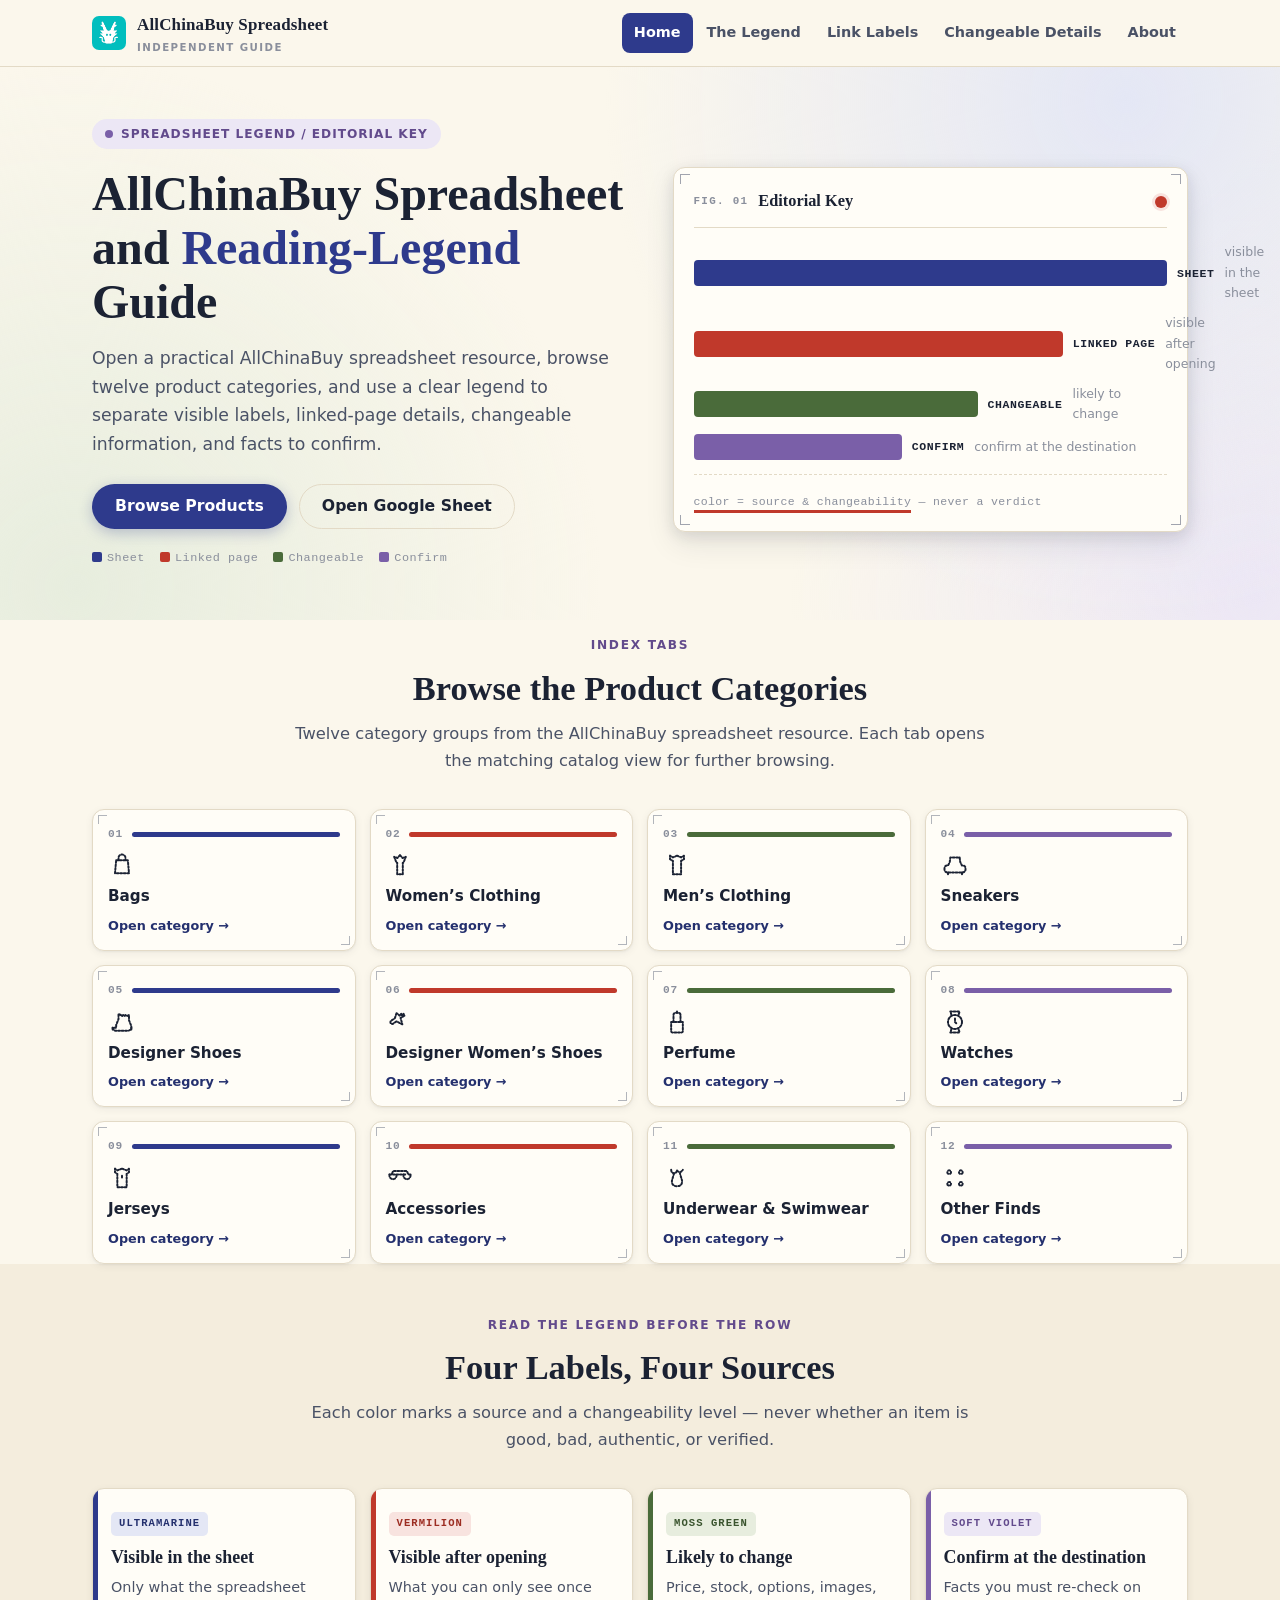
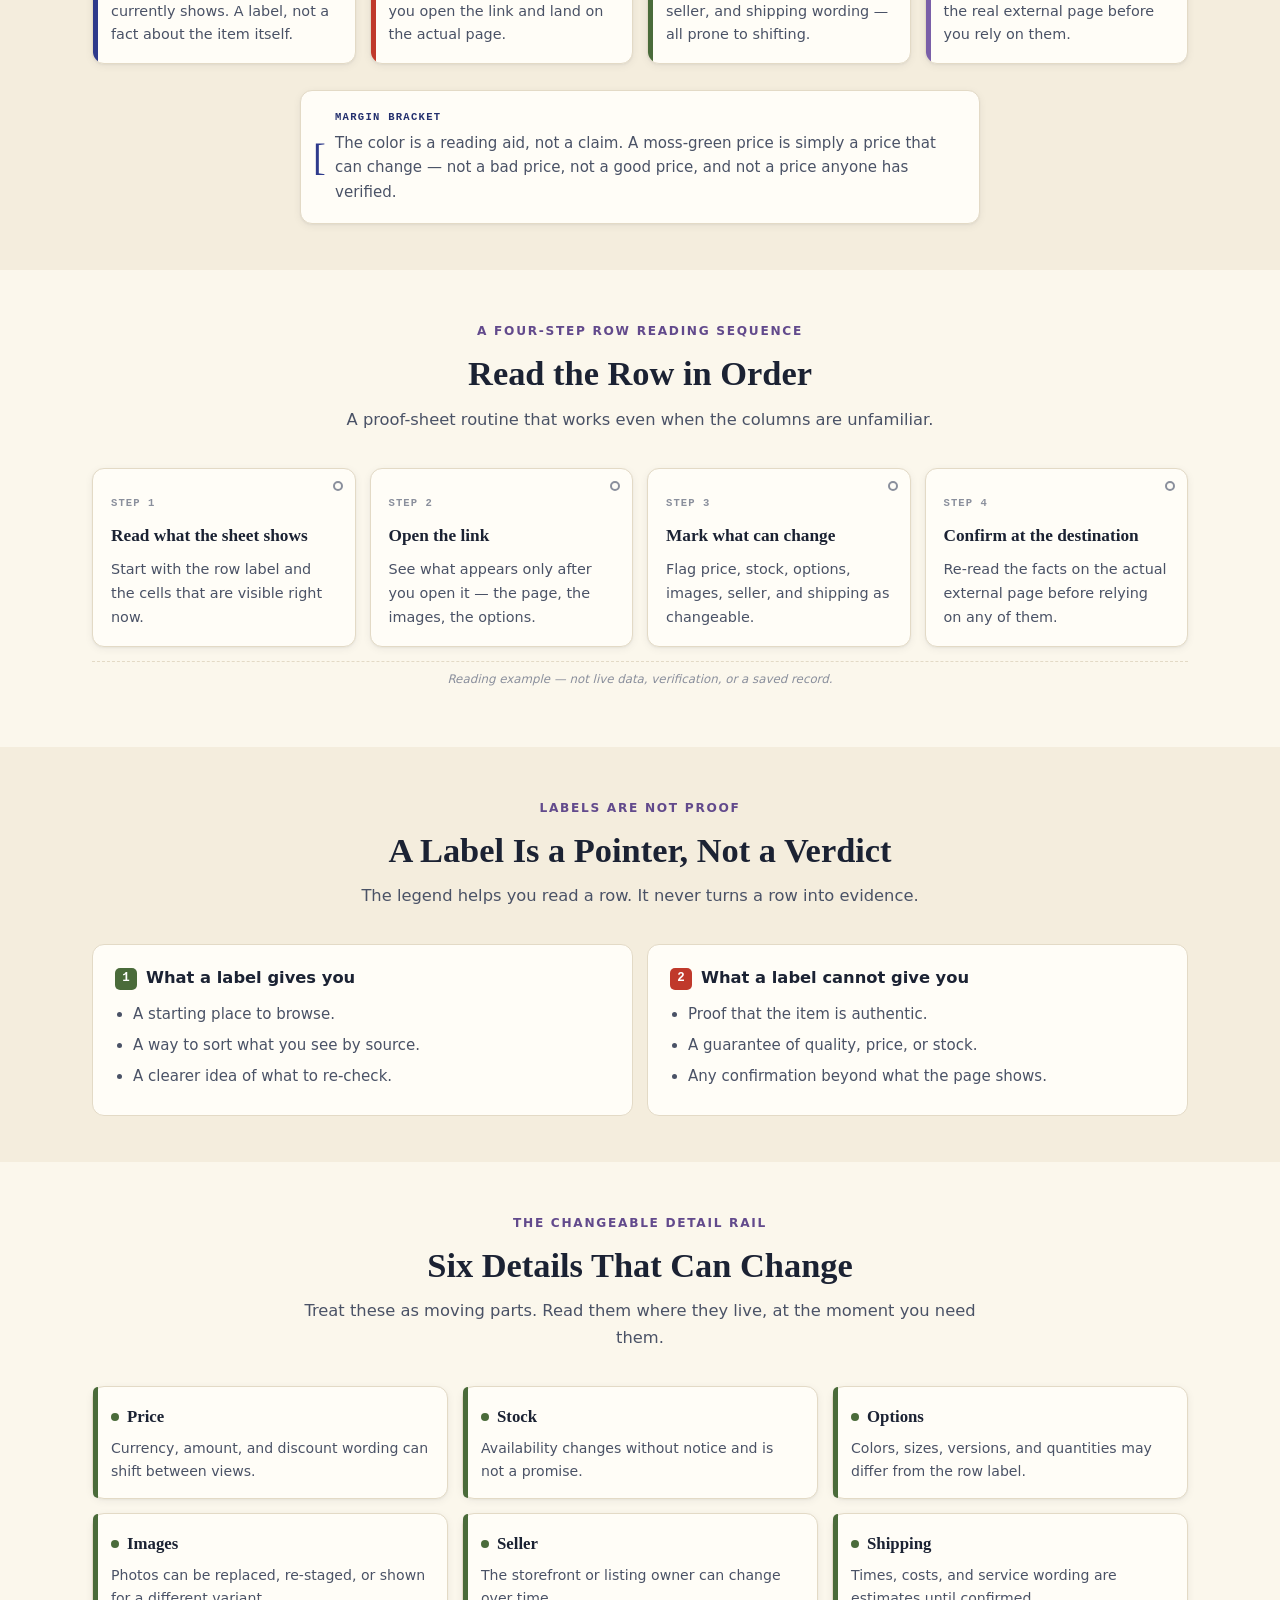
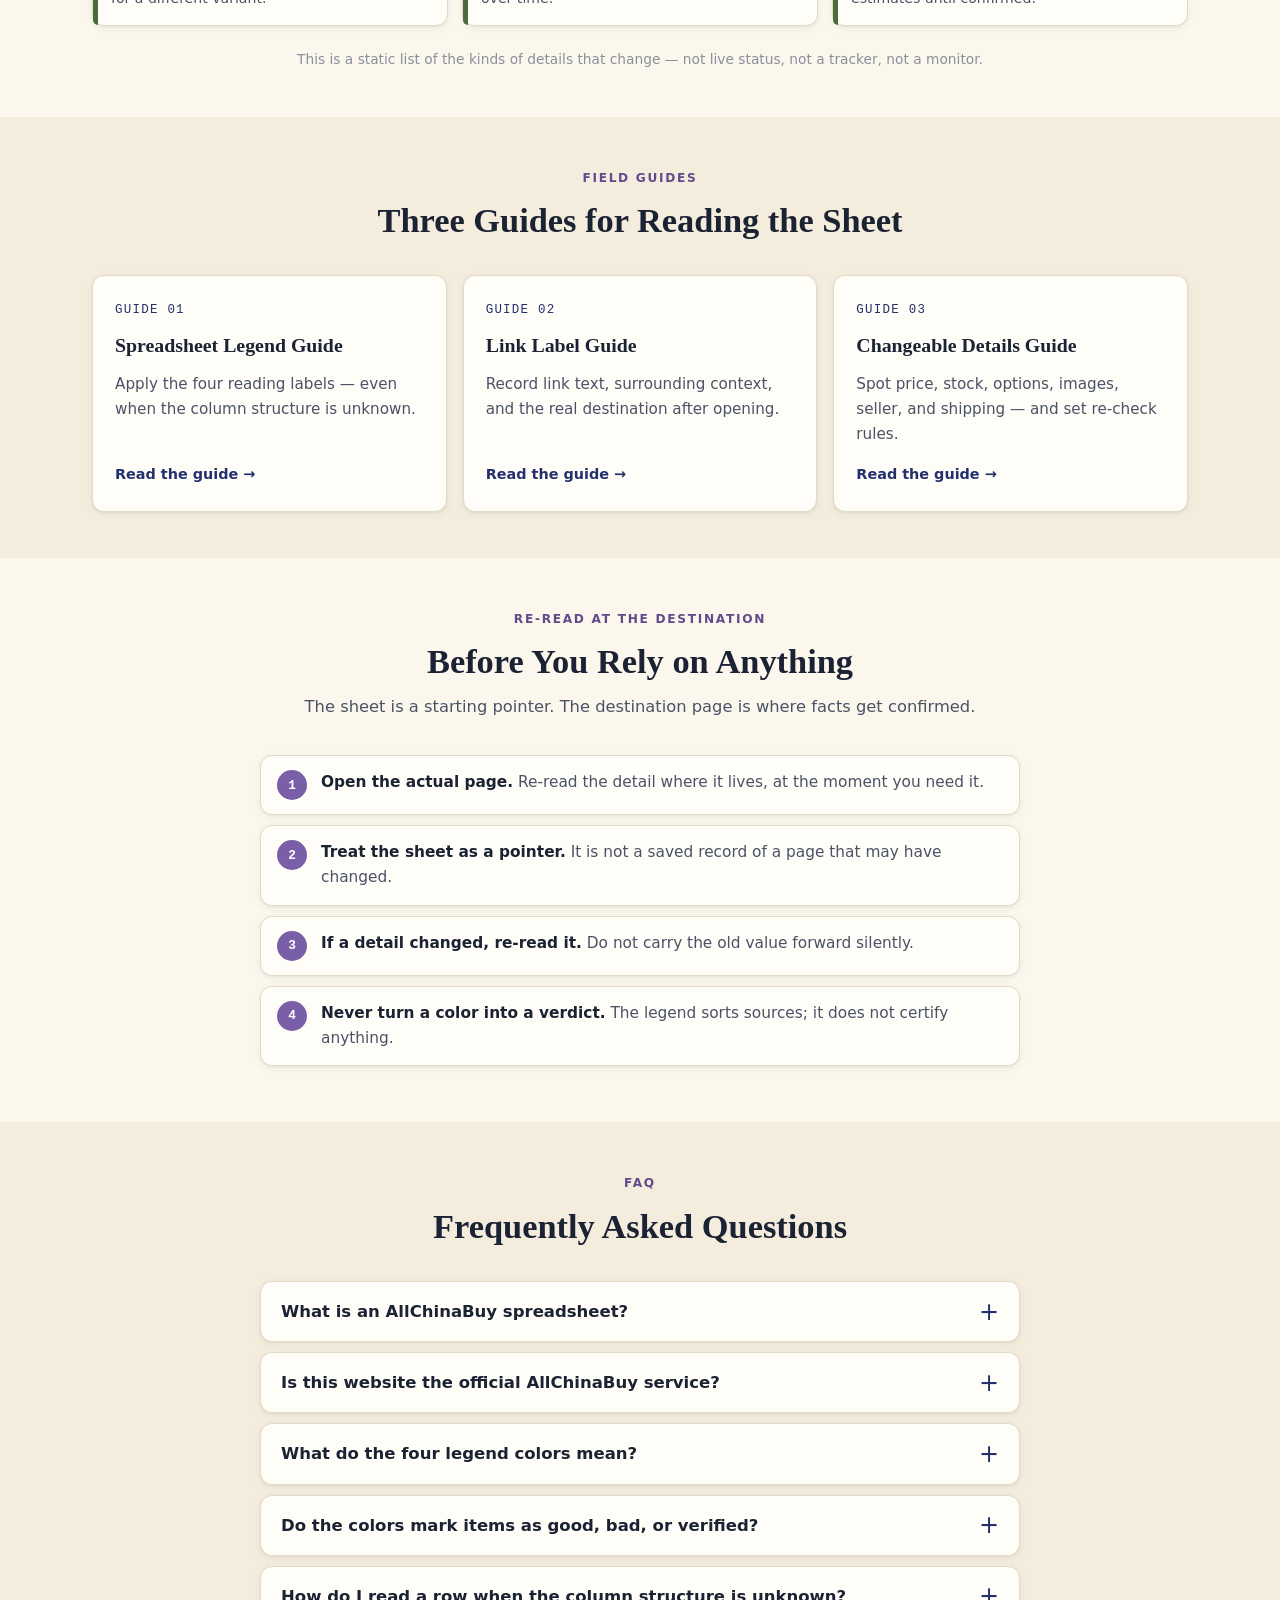
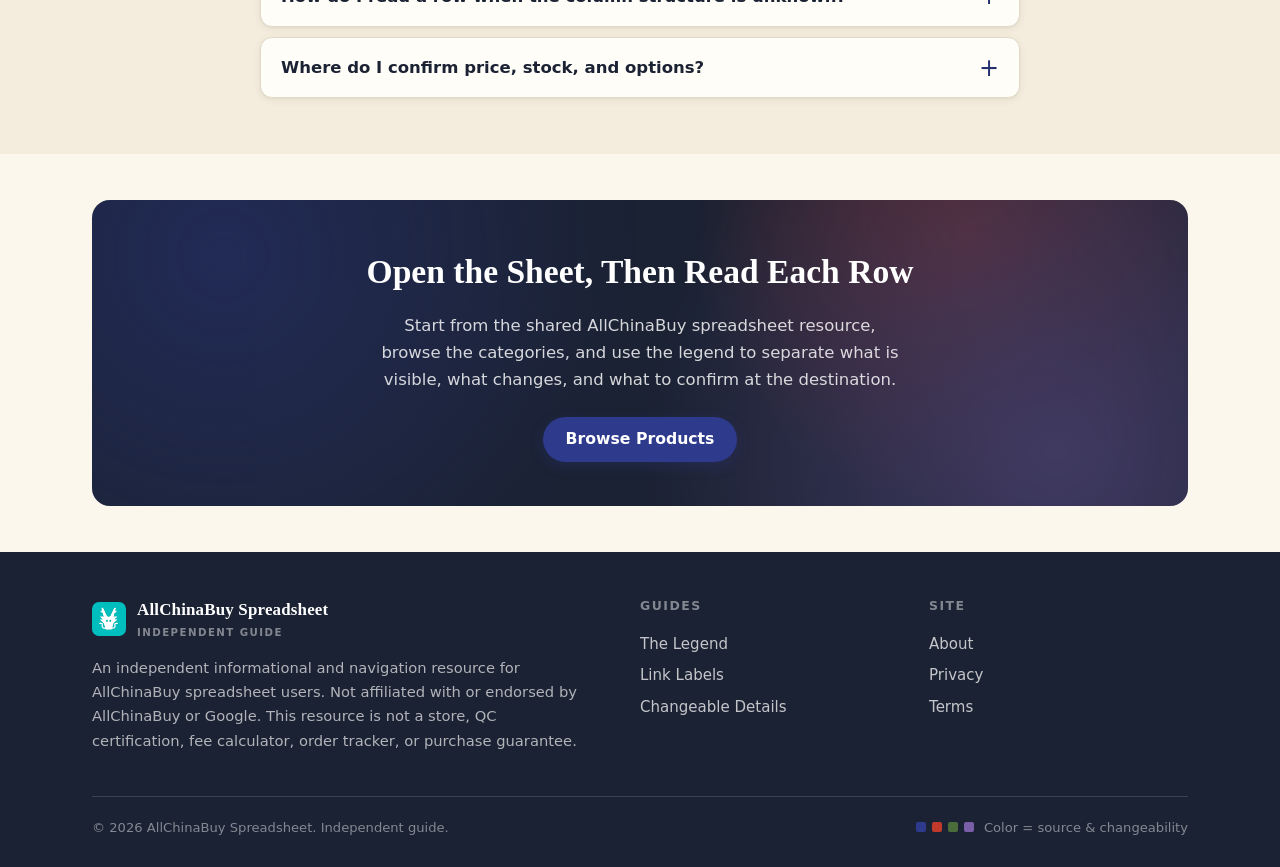
<file: index.html>
<!DOCTYPE html>
<html lang="en">
<head>
  <meta charset="UTF-8">
  <meta name="viewport" content="width=device-width, initial-scale=1.0">
  <script charset="UTF-8" id="LA_COLLECT" src="//sdk.51.la/js-sdk-pro.min.js"></script>
  <script>LA.init({id:"3R7KyZ6nqq0NWQsc",ck:"3R7KyZ6nqq0NWQsc"})</script>
  <meta name="google-site-verification" content="XJH5bWyu3Ub_fdbfXnCgktieLxeAN7sLbtjSL6n2SaM" />
  <title>AllChinaBuy Spreadsheet &amp; Reading Legend | Independent Guide</title>
  <meta name="description" content="Open a practical AllChinaBuy spreadsheet resource, browse categories, and separate labels from linked-page details, changeable info, and facts to confirm.">
  <link rel="canonical" href="https://repglide.github.io/allchinabuy-spreadsheet/">
  <link rel="icon" type="image/png" href="./assets/images/favicon.png">
  <link rel="stylesheet" href="./assets/css/styles.css">

  <!-- Open Graph / Twitter -->
  <meta property="og:type" content="website">
  <meta property="og:url" content="https://repglide.github.io/allchinabuy-spreadsheet/">
  <meta property="og:title" content="AllChinaBuy Spreadsheet &amp; Reading Legend | Independent Guide">
  <meta property="og:description" content="Open a practical AllChinaBuy spreadsheet resource, browse categories, and separate labels from linked-page details, changeable info, and facts to confirm.">
  <meta name="twitter:card" content="summary">
  <meta name="twitter:title" content="AllChinaBuy Spreadsheet &amp; Reading Legend | Independent Guide">
  <meta name="twitter:description" content="Open a practical AllChinaBuy spreadsheet resource, browse categories, and separate labels from linked-page details, changeable info, and facts to confirm.">

  <!-- JSON-LD Structured Data -->
  <script type="application/ld+json">
  {
    "@context": "https://schema.org",
    "@graph": [
      {
        "@type": "WebSite",
        "@id": "https://repglide.github.io/allchinabuy-spreadsheet/#website",
        "url": "https://repglide.github.io/allchinabuy-spreadsheet/",
        "name": "AllChinaBuy Spreadsheet & Reading Legend",
        "description": "Independent directory and informational guide for AllChinaBuy spreadsheet users, built around a reading legend that separates visible labels, linked-page details, changeable information, and facts to confirm at the destination."
      },
      {
        "@type": "WebPage",
        "@id": "https://repglide.github.io/allchinabuy-spreadsheet/#webpage",
        "url": "https://repglide.github.io/allchinabuy-spreadsheet/",
        "name": "AllChinaBuy Spreadsheet and Reading-Legend Guide",
        "isPartOf": { "@id": "https://repglide.github.io/allchinabuy-spreadsheet/#website" },
        "description": "Open a practical AllChinaBuy spreadsheet resource, browse categories, and separate labels from linked-page details, changeable info, and facts to confirm."
      },
      {
        "@type": "FAQPage",
        "mainEntity": [
          {
            "@type": "Question",
            "name": "What is an AllChinaBuy spreadsheet?",
            "acceptedAnswer": {
              "@type": "Answer",
              "text": "An AllChinaBuy spreadsheet is a shared document that compiles listing references, category groupings, and product links for use with agent shopping services. It is a pointer to browse and re-check, not an official, live, or complete product catalog."
            }
          },
          {
            "@type": "Question",
            "name": "Is this website the official AllChinaBuy service?",
            "acceptedAnswer": {
              "@type": "Answer",
              "text": "No. This website is an independent informational and navigation resource. It is not affiliated with, endorsed by, or operated by AllChinaBuy or Google."
            }
          },
          {
            "@type": "Question",
            "name": "What do the four legend colors mean?",
            "acceptedAnswer": {
              "@type": "Answer",
              "text": "Each color marks a source and a changeability level, never a verdict. Ultramarine marks what is visible in the sheet, vermilion marks what appears only after opening a link, moss green marks details likely to change, and soft violet marks facts to confirm at the destination."
            }
          },
          {
            "@type": "Question",
            "name": "Do the colors mark items as good, bad, or verified?",
            "acceptedAnswer": {
              "@type": "Answer",
              "text": "No. The colors describe only where information comes from and how likely it is to change. They do not indicate whether an item is good, bad, authentic, or verified."
            }
          },
          {
            "@type": "Question",
            "name": "How do I read a row when the column structure is unknown?",
            "acceptedAnswer": {
              "@type": "Answer",
              "text": "Use the legend as a four-step sequence: read what the sheet shows now, open the link to see what appears only then, mark the details that can change, and re-confirm facts on the actual external page before relying on them."
            }
          },
          {
            "@type": "Question",
            "name": "Where do I confirm price, stock, and options?",
            "acceptedAnswer": {
              "@type": "Answer",
              "text": "On the actual destination page, at the moment you need the information. The spreadsheet is a starting pointer; price, stock, options, images, seller, and shipping wording can all change and must be re-read where they live."
            }
          }
        ]
      }
    ]
  }
  </script>
</head>
<body>
  <a href="#main-content" class="skip-link">Skip to main content</a>

  <!-- Header -->
  <header class="site-header">
    <div class="container header-inner">
      <a href="./index.html" class="brand" aria-label="AllChinaBuy Spreadsheet Home">
        <img src="./assets/images/logo.png" alt="AllChinaBuy logo" width="34" height="34">
        <span class="brand-name">AllChinaBuy Spreadsheet<small>Independent Guide</small></span>
      </a>
      <button class="mobile-nav-toggle" aria-expanded="false" aria-label="Toggle navigation menu">
        <svg viewBox="0 0 24 24" fill="none" stroke="currentColor" stroke-width="2" width="22" height="22"><line x1="3" y1="6" x2="21" y2="6"></line><line x1="3" y1="12" x2="21" y2="12"></line><line x1="3" y1="18" x2="21" y2="18"></line></svg>
      </button>
      <nav class="main-nav" aria-label="Primary Navigation">
        <ul>
          <li><a href="./index.html" class="active">Home</a></li>
          <li><a href="./spreadsheet-legend-guide/">The Legend</a></li>
          <li><a href="./link-label-guide/">Link Labels</a></li>
          <li><a href="./changeable-details-guide/">Changeable Details</a></li>
          <li><a href="./about/">About</a></li>
        </ul>
      </nav>
    </div>
  </header>

  <main id="main-content">
    <!-- Hero -->
    <section class="hero-section">
      <div class="container hero-grid">
        <div>
          <span class="hero-badge">Spreadsheet Legend / Editorial Key</span>
          <h1 class="hero-title">AllChinaBuy Spreadsheet and <em>Reading-Legend</em> Guide</h1>
          <p class="hero-description">Open a practical AllChinaBuy spreadsheet resource, browse twelve product categories, and use a clear legend to separate visible labels, linked-page details, changeable information, and facts to confirm.</p>
          <div class="hero-actions">
            <a href="https://repglide.com/?agent=allchinabuy" class="btn btn-primary" target="_blank" rel="nofollow noopener">Browse Products</a>
            <a href="https://docs.google.com/spreadsheets/d/1USsKTjWb45p3Bn3qDRr95DjNElqG_MIX/edit?usp=sharing&amp;ouid=102900013243329745539&amp;rtpof=true&amp;sd=true" class="btn btn-ghost" target="_blank" rel="noopener">Open Google Sheet</a>
          </div>
          <p class="hero-legend-note"><span style="background:var(--ultra)"></span>Sheet&nbsp;&nbsp;<span style="background:var(--verm)"></span>Linked page&nbsp;&nbsp;<span style="background:var(--moss)"></span>Changeable&nbsp;&nbsp;<span style="background:var(--vio)"></span>Confirm</p>
        </div>
        <div class="hero-visual" aria-hidden="true">
          <div class="hero-key">
            <i class="crop crop-tl"></i><i class="crop crop-tr"></i><i class="crop crop-bl"></i><i class="crop crop-br"></i>
            <div class="hk-head">
              <span class="folio">FIG. 01</span>
              <span class="hk-title">Editorial Key</span>
              <span class="revision-dot"></span>
            </div>
            <div class="hk-strips">
              <div class="hk-strip"><span class="hk-swatch w-sheet"></span><span class="hk-label">Sheet</span><span class="hk-note">visible in the sheet</span></div>
              <div class="hk-strip"><span class="hk-swatch w-linked"></span><span class="hk-label">Linked page</span><span class="hk-note">visible after opening</span></div>
              <div class="hk-strip"><span class="hk-swatch w-change"></span><span class="hk-label">Changeable</span><span class="hk-note">likely to change</span></div>
              <div class="hk-strip"><span class="hk-swatch w-confirm"></span><span class="hk-label">Confirm</span><span class="hk-note">confirm at the destination</span></div>
            </div>
            <div class="hk-proof"><span class="hk-proof-text"><span class="proof-underline">color = source &amp; changeability</span> — never a verdict</span></div>
          </div>
        </div>
      </div>
    </section>

    <!-- Product Categories (immediately after Hero) -->
    <section class="categories-section" id="categories" aria-labelledby="cat-heading">
      <div class="container">
        <div class="section-header">
          <span class="eyebrow">Index Tabs</span>
          <h2 class="section-title" id="cat-heading">Browse the Product Categories</h2>
          <p class="section-lead">Twelve category groups from the AllChinaBuy spreadsheet resource. Each tab opens the matching catalog view for further browsing.</p>
        </div>

        <div class="cat-grid">
          <a class="cat-card" href="https://repglide.com/category/bags?agent=allchinabuy" target="_blank" rel="nofollow noopener">
            <span class="cat-top"><span class="folio">01</span><span class="cat-stripe c1"></span></span>
            <span class="cat-icon" aria-hidden="true"><svg viewBox="0 0 24 24" fill="none" stroke="currentColor" stroke-width="1.7" stroke-linecap="round" stroke-linejoin="round" stroke-dasharray="1.5 1.5"><path d="M7 8h10l1 11H6L7 8Z"/><path d="M9 8V6a3 3 0 0 1 6 0v2"/></svg></span>
            <span class="cat-name">Bags</span>
            <span class="cat-arrow">Open category →</span>
          </a>
          <a class="cat-card" href="https://repglide.com/category/womens-clothing?agent=allchinabuy" target="_blank" rel="nofollow noopener">
            <span class="cat-top"><span class="folio">02</span><span class="cat-stripe c2"></span></span>
            <span class="cat-icon" aria-hidden="true"><svg viewBox="0 0 24 24" fill="none" stroke="currentColor" stroke-width="1.7" stroke-linecap="round" stroke-linejoin="round" stroke-dasharray="1.5 1.5"><path d="M12 3.5 9.8 6 7 5l2 5h.6V20h4.8V10H15l2-5-2.8 1L12 3.5Z"/></svg></span>
            <span class="cat-name">Women&rsquo;s Clothing</span>
            <span class="cat-arrow">Open category →</span>
          </a>
          <a class="cat-card" href="https://repglide.com/category/mens-clothing?agent=allchinabuy" target="_blank" rel="nofollow noopener">
            <span class="cat-top"><span class="folio">03</span><span class="cat-stripe c3"></span></span>
            <span class="cat-icon" aria-hidden="true"><svg viewBox="0 0 24 24" fill="none" stroke="currentColor" stroke-width="1.7" stroke-linecap="round" stroke-linejoin="round" stroke-dasharray="1.5 1.5"><path d="M12 4 8.5 5.5 6 4v3l2.5 1.5V20h7V8.5L18 7V4l-2.5 1.5L12 4Z"/></svg></span>
            <span class="cat-name">Men&rsquo;s Clothing</span>
            <span class="cat-arrow">Open category →</span>
          </a>
          <a class="cat-card" href="https://repglide.com/category/sneakers?agent=allchinabuy" target="_blank" rel="nofollow noopener">
            <span class="cat-top"><span class="folio">04</span><span class="cat-stripe c4"></span></span>
            <span class="cat-icon" aria-hidden="true"><svg viewBox="0 0 24 24" fill="none" stroke="currentColor" stroke-width="1.7" stroke-linecap="round" stroke-linejoin="round" stroke-dasharray="1.5 1.5"><path d="M3 16v-1.5c0-1 1-2 2-2h1l1.5-3L8 5.5h8l.5 4L18 12.5h1c1 0 2 1 2 2V16c0 1.5-1.5 2.5-3 2.5H6c-1.5 0-3-1-3-2.5Z"/><path d="M6 18.5V20M18 18.5V20"/></svg></span>
            <span class="cat-name">Sneakers</span>
            <span class="cat-arrow">Open category →</span>
          </a>
          <a class="cat-card" href="https://repglide.com/category/designer-shoes?agent=allchinabuy" target="_blank" rel="nofollow noopener">
            <span class="cat-top"><span class="folio">05</span><span class="cat-stripe c1"></span></span>
            <span class="cat-icon" aria-hidden="true"><svg viewBox="0 0 24 24" fill="none" stroke="currentColor" stroke-width="1.7" stroke-linecap="round" stroke-linejoin="round" stroke-dasharray="1.5 1.5"><path d="M4 17c0 1.5 1.5 2.5 3 2.5h10c1.5 0 3-1 3-2.5v-1.5l-2-5V6l-2 1-1-1-1 1-1-1-1 1-1-1-2-1v4.5l-2 5V17Z"/><path d="M4 17v1.5M20 17v1.5"/></svg></span>
            <span class="cat-name">Designer Shoes</span>
            <span class="cat-arrow">Open category →</span>
          </a>
          <a class="cat-card" href="https://repglide.com/category/designer-womens-shoes?agent=allchinabuy" target="_blank" rel="nofollow noopener">
            <span class="cat-top"><span class="folio">06</span><span class="cat-stripe c2"></span></span>
            <span class="cat-icon" aria-hidden="true"><svg viewBox="0 0 24 24" fill="none" stroke="currentColor" stroke-width="1.7" stroke-linecap="round" stroke-linejoin="round" stroke-dasharray="1.5 1.5"><path d="M9 4.5 7.5 9 5 10.5c-1 .5-1.5 1.5-1 2.5s2 1 2.5 0L9 11.5 14 14l-1.5-5.5L16 6.5 15 5l-1.5 1.5L13 5l-1.5 1.5L10 5 9 4.5Z"/></svg></span>
            <span class="cat-name">Designer Women&rsquo;s Shoes</span>
            <span class="cat-arrow">Open category →</span>
          </a>
          <a class="cat-card" href="https://repglide.com/category/perfume?agent=allchinabuy" target="_blank" rel="nofollow noopener">
            <span class="cat-top"><span class="folio">07</span><span class="cat-stripe c3"></span></span>
            <span class="cat-icon" aria-hidden="true"><svg viewBox="0 0 24 24" fill="none" stroke="currentColor" stroke-width="1.7" stroke-linecap="round" stroke-linejoin="round" stroke-dasharray="1.5 1.5"><path d="M9 12V6a2 2 0 0 1 2-2h2a2 2 0 0 1 2 2v6"/><path d="M7 12h10v8a1 1 0 0 1-1 1H8a1 1 0 0 1-1-1v-8Z"/><path d="M12 4V3"/></svg></span>
            <span class="cat-name">Perfume</span>
            <span class="cat-arrow">Open category →</span>
          </a>
          <a class="cat-card" href="https://repglide.com/category/watches?agent=allchinabuy" target="_blank" rel="nofollow noopener">
            <span class="cat-top"><span class="folio">08</span><span class="cat-stripe c4"></span></span>
            <span class="cat-icon" aria-hidden="true"><svg viewBox="0 0 24 24" fill="none" stroke="currentColor" stroke-width="1.7" stroke-linecap="round" stroke-linejoin="round" stroke-dasharray="1.5 1.5"><circle cx="12" cy="12" r="6"/><path d="M12 9v3l2 2"/><path d="M9 6 8 3h8l-1 3"/><path d="M9 18l-1 3h8l-1-3"/></svg></span>
            <span class="cat-name">Watches</span>
            <span class="cat-arrow">Open category →</span>
          </a>
          <a class="cat-card" href="https://repglide.com/category/jerseys?agent=allchinabuy" target="_blank" rel="nofollow noopener">
            <span class="cat-top"><span class="folio">09</span><span class="cat-stripe c1"></span></span>
            <span class="cat-icon" aria-hidden="true"><svg viewBox="0 0 24 24" fill="none" stroke="currentColor" stroke-width="1.7" stroke-linecap="round" stroke-linejoin="round" stroke-dasharray="1.5 1.5"><path d="M12 4 8 5.5 6 4v3l2 1.5V20h8V8.5L18 7V4l-2 1.5L12 4Z"/><path d="M12 10v3"/></svg></span>
            <span class="cat-name">Jerseys</span>
            <span class="cat-arrow">Open category →</span>
          </a>
          <a class="cat-card" href="https://repglide.com/category/accessories?agent=allchinabuy" target="_blank" rel="nofollow noopener">
            <span class="cat-top"><span class="folio">10</span><span class="cat-stripe c2"></span></span>
            <span class="cat-icon" aria-hidden="true"><svg viewBox="0 0 24 24" fill="none" stroke="currentColor" stroke-width="1.7" stroke-linecap="round" stroke-linejoin="round" stroke-dasharray="1.5 1.5"><path d="M3 9h2l1-3h12l1 3h2"/><path d="M3 9v1a3 3 0 0 0 6 0V9"/><path d="M15 9v1a3 3 0 0 0 6 0V9"/><path d="M6 9h12"/></svg></span>
            <span class="cat-name">Accessories</span>
            <span class="cat-arrow">Open category →</span>
          </a>
          <a class="cat-card" href="https://repglide.com/category/underwear-swimwear?agent=allchinabuy" target="_blank" rel="nofollow noopener">
            <span class="cat-top"><span class="folio">11</span><span class="cat-stripe c3"></span></span>
            <span class="cat-icon" aria-hidden="true"><svg viewBox="0 0 24 24" fill="none" stroke="currentColor" stroke-width="1.7" stroke-linecap="round" stroke-linejoin="round" stroke-dasharray="1.5 1.5"><path d="M7 5c0 2 1.5 3 2.5 3S12 7 12 5c0 1 1.5 2 2.5 2S17 5 17 5"/><path d="M9.5 8 8 13c-1 3 0 6 4 6s5-3 4-6l-1.5-5"/></svg></span>
            <span class="cat-name">Underwear &amp; Swimwear</span>
            <span class="cat-arrow">Open category →</span>
          </a>
          <a class="cat-card" href="https://repglide.com/category/other?agent=allchinabuy" target="_blank" rel="nofollow noopener">
            <span class="cat-top"><span class="folio">12</span><span class="cat-stripe c4"></span></span>
            <span class="cat-icon" aria-hidden="true"><svg viewBox="0 0 24 24" fill="none" stroke="currentColor" stroke-width="1.7" stroke-linecap="round" stroke-linejoin="round" stroke-dasharray="1.5 1.5"><circle cx="7" cy="7" r="1.6"/><circle cx="17" cy="7" r="1.6"/><circle cx="7" cy="17" r="1.6"/><circle cx="17" cy="17" r="1.6"/></svg></span>
            <span class="cat-name">Other Finds</span>
            <span class="cat-arrow">Open category →</span>
          </a>
        </div>
      </div>
    </section>

    <!-- Read the Legend Before the Row -->
    <section class="section section-alt" id="legend" aria-labelledby="legend-heading">
      <div class="container">
        <div class="section-header">
          <span class="eyebrow">Read the Legend Before the Row</span>
          <h2 class="section-title" id="legend-heading">Four Labels, Four Sources</h2>
          <p class="section-lead">Each color marks a source and a changeability level — never whether an item is good, bad, authentic, or verified.</p>
        </div>

        <div class="legend-grid">
          <div class="legend-card k-sheet">
            <span class="key-strip" aria-hidden="true"></span>
            <span class="legend-tag">Ultramarine</span>
            <h3>Visible in the sheet</h3>
            <p>Only what the spreadsheet currently shows. A label, not a fact about the item itself.</p>
          </div>
          <div class="legend-card k-linked">
            <span class="key-strip" aria-hidden="true"></span>
            <span class="legend-tag">Vermilion</span>
            <h3>Visible after opening</h3>
            <p>What you can only see once you open the link and land on the actual page.</p>
          </div>
          <div class="legend-card k-change">
            <span class="key-strip" aria-hidden="true"></span>
            <span class="legend-tag">Moss green</span>
            <h3>Likely to change</h3>
            <p>Price, stock, options, images, seller, and shipping wording — all prone to shifting.</p>
          </div>
          <div class="legend-card k-confirm">
            <span class="key-strip" aria-hidden="true"></span>
            <span class="legend-tag">Soft violet</span>
            <h3>Confirm at the destination</h3>
            <p>Facts you must re-check on the real external page before you rely on them.</p>
          </div>
        </div>

        <div class="margin-bracket" style="margin-top:26px;">
          <span class="mb-label">Margin bracket</span>
          <p>The color is a reading aid, not a claim. A moss-green price is simply a price that can change — not a bad price, not a good price, and not a price anyone has verified.</p>
        </div>
      </div>
    </section>

    <!-- A Four-Step Row Reading Sequence -->
    <section class="section" id="sequence" aria-labelledby="seq-heading">
      <div class="container">
        <div class="section-header">
          <span class="eyebrow">A Four-Step Row Reading Sequence</span>
          <h2 class="section-title" id="seq-heading">Read the Row in Order</h2>
          <p class="section-lead">A proof-sheet routine that works even when the columns are unfamiliar.</p>
        </div>

        <div class="reading-seq">
          <div class="rs-step">
            <span class="rs-mark" aria-hidden="true"></span>
            <h3>Read what the sheet shows</h3>
            <p>Start with the row label and the cells that are visible right now.</p>
          </div>
          <div class="rs-step">
            <span class="rs-mark" aria-hidden="true"></span>
            <h3>Open the link</h3>
            <p>See what appears only after you open it — the page, the images, the options.</p>
          </div>
          <div class="rs-step">
            <span class="rs-mark" aria-hidden="true"></span>
            <h3>Mark what can change</h3>
            <p>Flag price, stock, options, images, seller, and shipping as changeable.</p>
          </div>
          <div class="rs-step">
            <span class="rs-mark" aria-hidden="true"></span>
            <h3>Confirm at the destination</h3>
            <p>Re-read the facts on the actual external page before relying on any of them.</p>
          </div>
        </div>
        <p class="example-flag" style="display:block;text-align:center;">Reading example — not live data, verification, or a saved record.</p>
      </div>
    </section>

    <!-- Labels Are Not Proof -->
    <section class="section section-alt" id="not-proof" aria-labelledby="np-heading">
      <div class="container">
        <div class="section-header">
          <span class="eyebrow">Labels Are Not Proof</span>
          <h2 class="section-title" id="np-heading">A Label Is a Pointer, Not a Verdict</h2>
          <p class="section-lead">The legend helps you read a row. It never turns a row into evidence.</p>
        </div>
        <div class="duo-grid">
          <div class="duo-col is-a">
            <h3><span class="mark">1</span>What a label gives you</h3>
            <ul>
              <li>A starting place to browse.</li>
              <li>A way to sort what you see by source.</li>
              <li>A clearer idea of what to re-check.</li>
            </ul>
          </div>
          <div class="duo-col is-b">
            <h3><span class="mark">2</span>What a label cannot give you</h3>
            <ul>
              <li>Proof that the item is authentic.</li>
              <li>A guarantee of quality, price, or stock.</li>
              <li>Any confirmation beyond what the page shows.</li>
            </ul>
          </div>
        </div>
      </div>
    </section>

    <!-- The Changeable Detail Rail -->
    <section class="section" id="rail" aria-labelledby="rail-heading">
      <div class="container">
        <div class="section-header">
          <span class="eyebrow">The Changeable Detail Rail</span>
          <h2 class="section-title" id="rail-heading">Six Details That Can Change</h2>
          <p class="section-lead">Treat these as moving parts. Read them where they live, at the moment you need them.</p>
        </div>

        <div class="rail-grid">
          <div class="rail-card">
            <span class="rail-key" aria-hidden="true"></span>
            <h3><span class="dot" aria-hidden="true"></span>Price</h3>
            <p>Currency, amount, and discount wording can shift between views.</p>
          </div>
          <div class="rail-card">
            <span class="rail-key" aria-hidden="true"></span>
            <h3><span class="dot" aria-hidden="true"></span>Stock</h3>
            <p>Availability changes without notice and is not a promise.</p>
          </div>
          <div class="rail-card">
            <span class="rail-key" aria-hidden="true"></span>
            <h3><span class="dot" aria-hidden="true"></span>Options</h3>
            <p>Colors, sizes, versions, and quantities may differ from the row label.</p>
          </div>
          <div class="rail-card">
            <span class="rail-key" aria-hidden="true"></span>
            <h3><span class="dot" aria-hidden="true"></span>Images</h3>
            <p>Photos can be replaced, re-staged, or shown for a different variant.</p>
          </div>
          <div class="rail-card">
            <span class="rail-key" aria-hidden="true"></span>
            <h3><span class="dot" aria-hidden="true"></span>Seller</h3>
            <p>The storefront or listing owner can change over time.</p>
          </div>
          <div class="rail-card">
            <span class="rail-key" aria-hidden="true"></span>
            <h3><span class="dot" aria-hidden="true"></span>Shipping</h3>
            <p>Times, costs, and service wording are estimates until confirmed.</p>
          </div>
        </div>
        <p class="rail-note">This is a static list of the kinds of details that change — not live status, not a tracker, not a monitor.</p>
      </div>
    </section>

    <!-- Guide entries -->
    <section class="section section-alt" id="guides" aria-labelledby="guides-heading">
      <div class="container">
        <div class="section-header">
          <span class="eyebrow">Field Guides</span>
          <h2 class="section-title" id="guides-heading">Three Guides for Reading the Sheet</h2>
        </div>
        <div class="guide-grid">
          <a class="guide-card" href="./spreadsheet-legend-guide/">
            <span class="guide-num">GUIDE 01</span>
            <h3>Spreadsheet Legend Guide</h3>
            <p>Apply the four reading labels — even when the column structure is unknown.</p>
            <span class="guide-cta">Read the guide →</span>
          </a>
          <a class="guide-card" href="./link-label-guide/">
            <span class="guide-num">GUIDE 02</span>
            <h3>Link Label Guide</h3>
            <p>Record link text, surrounding context, and the real destination after opening.</p>
            <span class="guide-cta">Read the guide →</span>
          </a>
          <a class="guide-card" href="./changeable-details-guide/">
            <span class="guide-num">GUIDE 03</span>
            <h3>Changeable Details Guide</h3>
            <p>Spot price, stock, options, images, seller, and shipping — and set re-check rules.</p>
            <span class="guide-cta">Read the guide →</span>
          </a>
        </div>
      </div>
    </section>

    <!-- Re-read at the Destination -->
    <section class="section" id="destination" aria-labelledby="dest-heading">
      <div class="container">
        <div class="section-header">
          <span class="eyebrow">Re-read at the Destination</span>
          <h2 class="section-title" id="dest-heading">Before You Rely on Anything</h2>
          <p class="section-lead">The sheet is a starting pointer. The destination page is where facts get confirmed.</p>
        </div>
        <ul class="log-list">
          <li><span class="log-flag">1</span><p><strong>Open the actual page.</strong> Re-read the detail where it lives, at the moment you need it.</p></li>
          <li><span class="log-flag">2</span><p><strong>Treat the sheet as a pointer.</strong> It is not a saved record of a page that may have changed.</p></li>
          <li><span class="log-flag">3</span><p><strong>If a detail changed, re-read it.</strong> Do not carry the old value forward silently.</p></li>
          <li><span class="log-flag">4</span><p><strong>Never turn a color into a verdict.</strong> The legend sorts sources; it does not certify anything.</p></li>
        </ul>
      </div>
    </section>

    <!-- FAQ -->
    <section class="section section-alt" id="faq" aria-labelledby="faq-heading">
      <div class="container">
        <div class="section-header">
          <span class="eyebrow">FAQ</span>
          <h2 class="section-title" id="faq-heading">Frequently Asked Questions</h2>
        </div>
        <div class="faq-list">
          <details class="faq-item">
            <summary>What is an AllChinaBuy spreadsheet?</summary>
            <div class="faq-body"><p>An AllChinaBuy spreadsheet is a shared document that compiles listing references, category groupings, and product links for use with agent shopping services. It is a pointer to browse and re-check, not an official, live, or complete product catalog.</p></div>
          </details>
          <details class="faq-item">
            <summary>Is this website the official AllChinaBuy service?</summary>
            <div class="faq-body"><p>No. This website is an independent informational and navigation resource. It is not affiliated with, endorsed by, or operated by AllChinaBuy or Google.</p></div>
          </details>
          <details class="faq-item">
            <summary>What do the four legend colors mean?</summary>
            <div class="faq-body"><p>Each color marks a source and a changeability level, never a verdict. Ultramarine marks what is visible in the sheet, vermilion marks what appears only after opening a link, moss green marks details likely to change, and soft violet marks facts to confirm at the destination.</p></div>
          </details>
          <details class="faq-item">
            <summary>Do the colors mark items as good, bad, or verified?</summary>
            <div class="faq-body"><p>No. The colors describe only where information comes from and how likely it is to change. They do not indicate whether an item is good, bad, authentic, or verified.</p></div>
          </details>
          <details class="faq-item">
            <summary>How do I read a row when the column structure is unknown?</summary>
            <div class="faq-body"><p>Use the legend as a four-step sequence: read what the sheet shows now, open the link to see what appears only then, mark the details that can change, and re-confirm facts on the actual external page before relying on them.</p></div>
          </details>
          <details class="faq-item">
            <summary>Where do I confirm price, stock, and options?</summary>
            <div class="faq-body"><p>On the actual destination page, at the moment you need the information. The spreadsheet is a starting pointer; price, stock, options, images, seller, and shipping wording can all change and must be re-read where they live.</p></div>
          </details>
        </div>
      </div>
    </section>

    <!-- Final CTA -->
    <section class="section" aria-labelledby="cta-heading">
      <div class="container">
        <div class="final-cta">
          <h2 id="cta-heading">Open the Sheet, Then Read Each Row</h2>
          <p>Start from the shared AllChinaBuy spreadsheet resource, browse the categories, and use the legend to separate what is visible, what changes, and what to confirm at the destination.</p>
          <a href="https://repglide.com/?agent=allchinabuy" class="btn btn-primary" target="_blank" rel="nofollow noopener">Browse Products</a>
        </div>
      </div>
    </section>
  </main>

  <!-- Footer -->
  <footer class="site-footer">
    <div class="container">
      <div class="footer-grid">
        <div class="footer-brand">
          <a href="./index.html" class="brand" aria-label="AllChinaBuy Spreadsheet Home">
            <img src="./assets/images/logo.png" alt="AllChinaBuy logo" width="30" height="30">
            <span class="brand-name">AllChinaBuy Spreadsheet<small>Independent Guide</small></span>
          </a>
          <p>An independent informational and navigation resource for AllChinaBuy spreadsheet users. Not affiliated with or endorsed by AllChinaBuy or Google. This resource is not a store, QC certification, fee calculator, order tracker, or purchase guarantee.</p>
        </div>
        <div class="footer-col">
          <h4>Guides</h4>
          <ul>
            <li><a href="./spreadsheet-legend-guide/">The Legend</a></li>
            <li><a href="./link-label-guide/">Link Labels</a></li>
            <li><a href="./changeable-details-guide/">Changeable Details</a></li>
          </ul>
        </div>
        <div class="footer-col">
          <h4>Site</h4>
          <ul>
            <li><a href="./about/">About</a></li>
            <li><a href="./privacy/">Privacy</a></li>
            <li><a href="./terms/">Terms</a></li>
          </ul>
        </div>
      </div>
      <div class="footer-bottom">
        <span>&copy; <span id="year">2026</span> AllChinaBuy Spreadsheet. Independent guide.</span>
        <span class="legend-swatch-row"><i style="background:var(--ultra)"></i><i style="background:var(--verm)"></i><i style="background:var(--moss)"></i><i style="background:var(--vio)"></i>&nbsp;Color = source &amp; changeability</span>
      </div>
    </div>
  </footer>

  <script src="./assets/js/main.js"></script>
</body>
</html>
</file>
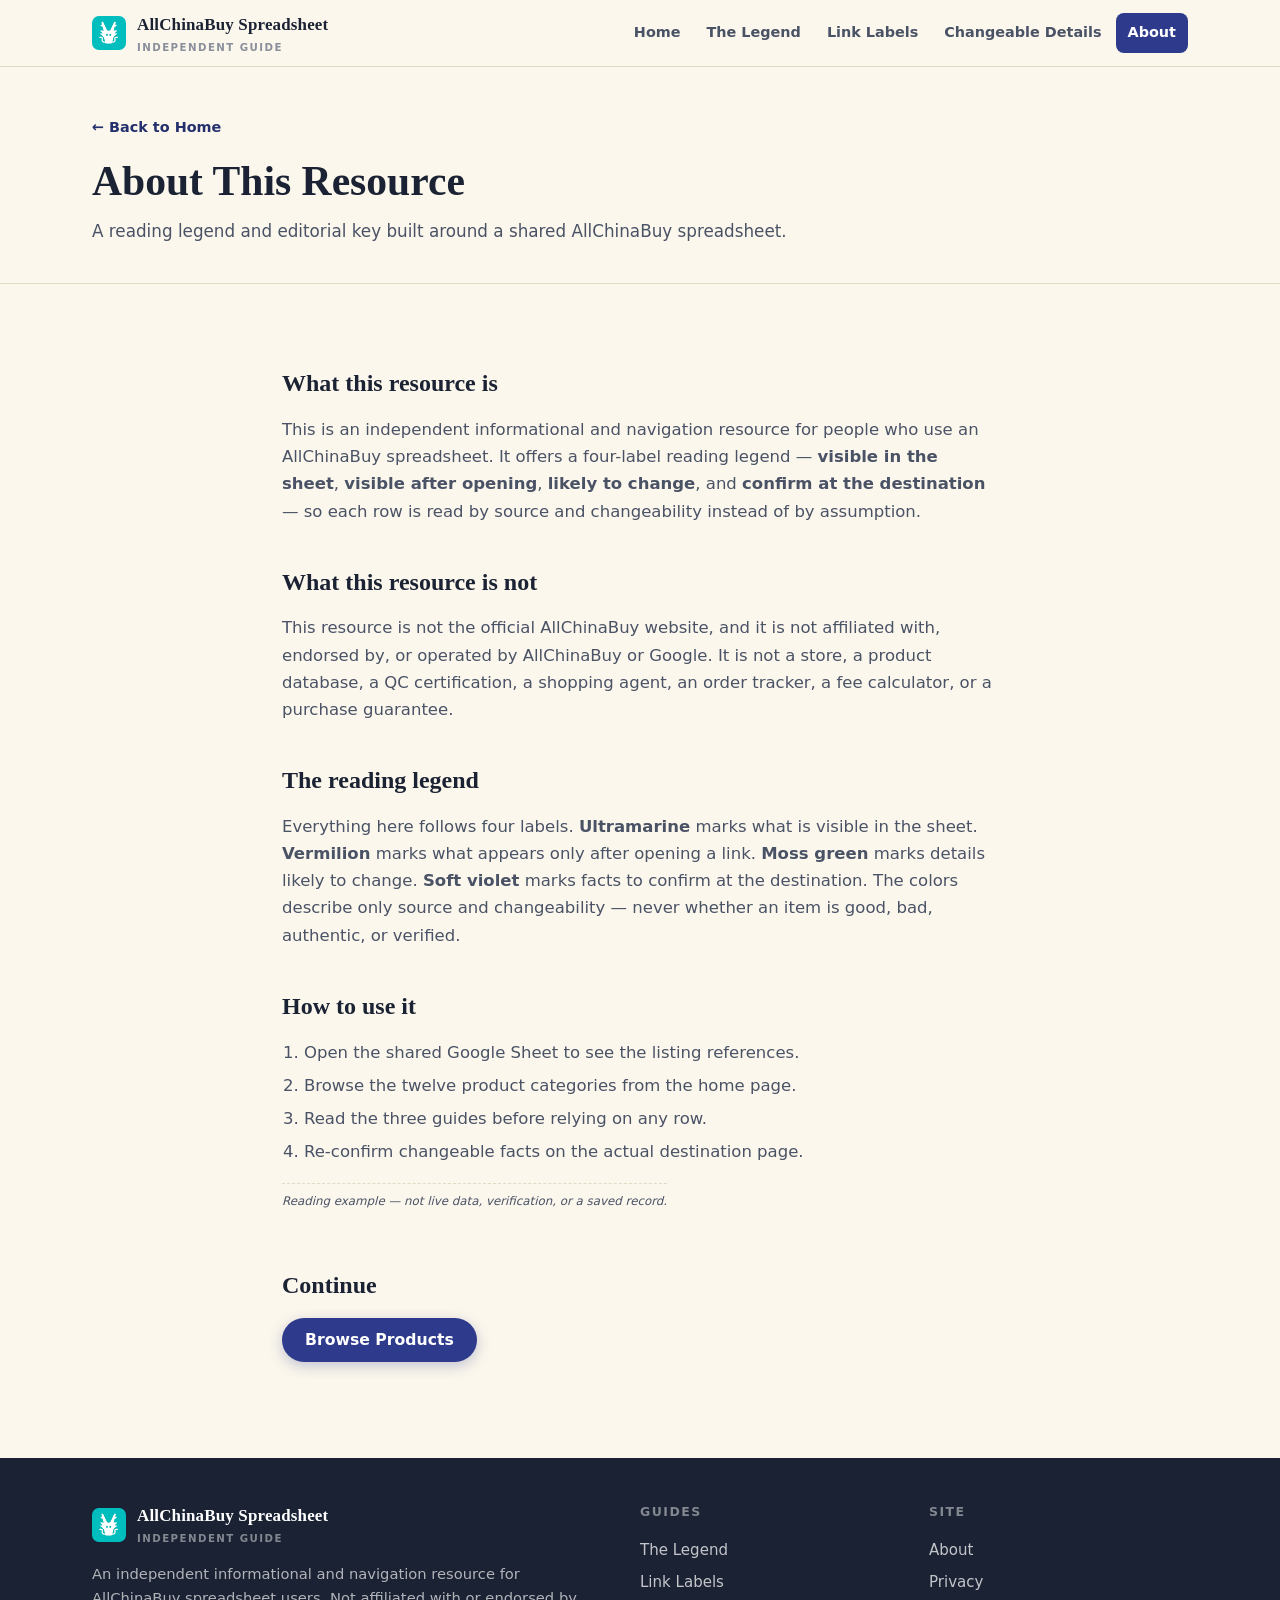
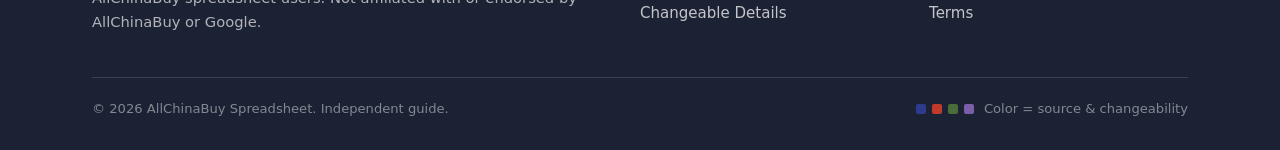
<file: about/index.html>
<!DOCTYPE html>
<html lang="en">
<head>
  <meta charset="UTF-8">
  <meta name="viewport" content="width=device-width, initial-scale=1.0">
  <title>About | AllChinaBuy Spreadsheet</title>
  <meta name="description" content="About this independent AllChinaBuy spreadsheet resource: a reading legend and editorial key, not an official AllChinaBuy service.">
  <link rel="canonical" href="https://repglide.github.io/allchinabuy-spreadsheet/about/">
  <link rel="icon" type="image/png" href="../assets/images/favicon.png">
  <link rel="stylesheet" href="../assets/css/styles.css">
  <meta name="robots" content="index, follow">
</head>
<body>
  <a href="#main-content" class="skip-link">Skip to main content</a>

  <header class="site-header">
    <div class="container header-inner">
      <a href="../index.html" class="brand" aria-label="AllChinaBuy Spreadsheet Home">
        <img src="../assets/images/logo.png" alt="AllChinaBuy logo" width="34" height="34">
        <span class="brand-name">AllChinaBuy Spreadsheet<small>Independent Guide</small></span>
      </a>
      <button class="mobile-nav-toggle" aria-expanded="false" aria-label="Toggle navigation menu">
        <svg viewBox="0 0 24 24" fill="none" stroke="currentColor" stroke-width="2" width="22" height="22"><line x1="3" y1="6" x2="21" y2="6"></line><line x1="3" y1="12" x2="21" y2="12"></line><line x1="3" y1="18" x2="21" y2="18"></line></svg>
      </button>
      <nav class="main-nav" aria-label="Primary Navigation">
        <ul>
          <li><a href="../index.html">Home</a></li>
          <li><a href="../spreadsheet-legend-guide/">The Legend</a></li>
          <li><a href="../link-label-guide/">Link Labels</a></li>
          <li><a href="../changeable-details-guide/">Changeable Details</a></li>
          <li><a href="../about/" class="active">About</a></li>
        </ul>
      </nav>
    </div>
  </header>

  <main id="main-content">
    <section class="page-hero">
      <div class="container">
        <a class="back-link" href="../index.html">← Back to Home</a>
        <h1>About This Resource</h1>
        <p>A reading legend and editorial key built around a shared AllChinaBuy spreadsheet.</p>
      </div>
    </section>

    <div class="article-paper">
      <div class="article-body">
        <h2>What this resource is</h2>
        <p>This is an independent informational and navigation resource for people who use an AllChinaBuy spreadsheet. It offers a four-label reading legend — <strong>visible in the sheet</strong>, <strong>visible after opening</strong>, <strong>likely to change</strong>, and <strong>confirm at the destination</strong> — so each row is read by source and changeability instead of by assumption.</p>

        <h2>What this resource is not</h2>
        <p>This resource is not the official AllChinaBuy website, and it is not affiliated with, endorsed by, or operated by AllChinaBuy or Google. It is not a store, a product database, a QC certification, a shopping agent, an order tracker, a fee calculator, or a purchase guarantee.</p>

        <h2>The reading legend</h2>
        <p>Everything here follows four labels. <strong>Ultramarine</strong> marks what is visible in the sheet. <strong>Vermilion</strong> marks what appears only after opening a link. <strong>Moss green</strong> marks details likely to change. <strong>Soft violet</strong> marks facts to confirm at the destination. The colors describe only source and changeability — never whether an item is good, bad, authentic, or verified.</p>

        <h2>How to use it</h2>
        <ol>
          <li>Open the shared Google Sheet to see the listing references.</li>
          <li>Browse the twelve product categories from the home page.</li>
          <li>Read the three guides before relying on any row.</li>
          <li>Re-confirm changeable facts on the actual destination page.</li>
        </ol>

        <p class="example-flag">Reading example — not live data, verification, or a saved record.</p>

        <h2>Continue</h2>
        <p><a href="https://repglide.com/?agent=allchinabuy" class="btn btn-primary" target="_blank" rel="nofollow noopener">Browse Products</a></p>
      </div>
    </div>
  </main>

  <footer class="site-footer">
    <div class="container">
      <div class="footer-grid">
        <div class="footer-brand">
          <a href="../index.html" class="brand" aria-label="AllChinaBuy Spreadsheet Home">
            <img src="../assets/images/logo.png" alt="AllChinaBuy logo" width="30" height="30">
            <span class="brand-name">AllChinaBuy Spreadsheet<small>Independent Guide</small></span>
          </a>
          <p>An independent informational and navigation resource for AllChinaBuy spreadsheet users. Not affiliated with or endorsed by AllChinaBuy or Google.</p>
        </div>
        <div class="footer-col">
          <h4>Guides</h4>
          <ul>
            <li><a href="../spreadsheet-legend-guide/">The Legend</a></li>
            <li><a href="../link-label-guide/">Link Labels</a></li>
            <li><a href="../changeable-details-guide/">Changeable Details</a></li>
          </ul>
        </div>
        <div class="footer-col">
          <h4>Site</h4>
          <ul>
            <li><a href="../about/">About</a></li>
            <li><a href="../privacy/">Privacy</a></li>
            <li><a href="../terms/">Terms</a></li>
          </ul>
        </div>
      </div>
      <div class="footer-bottom">
        <span>&copy; <span id="year">2026</span> AllChinaBuy Spreadsheet. Independent guide.</span>
        <span class="legend-swatch-row"><i style="background:var(--ultra)"></i><i style="background:var(--verm)"></i><i style="background:var(--moss)"></i><i style="background:var(--vio)"></i>&nbsp;Color = source &amp; changeability</span>
      </div>
    </div>
  </footer>

  <script src="../assets/js/main.js"></script>
</body>
</html>
</file>
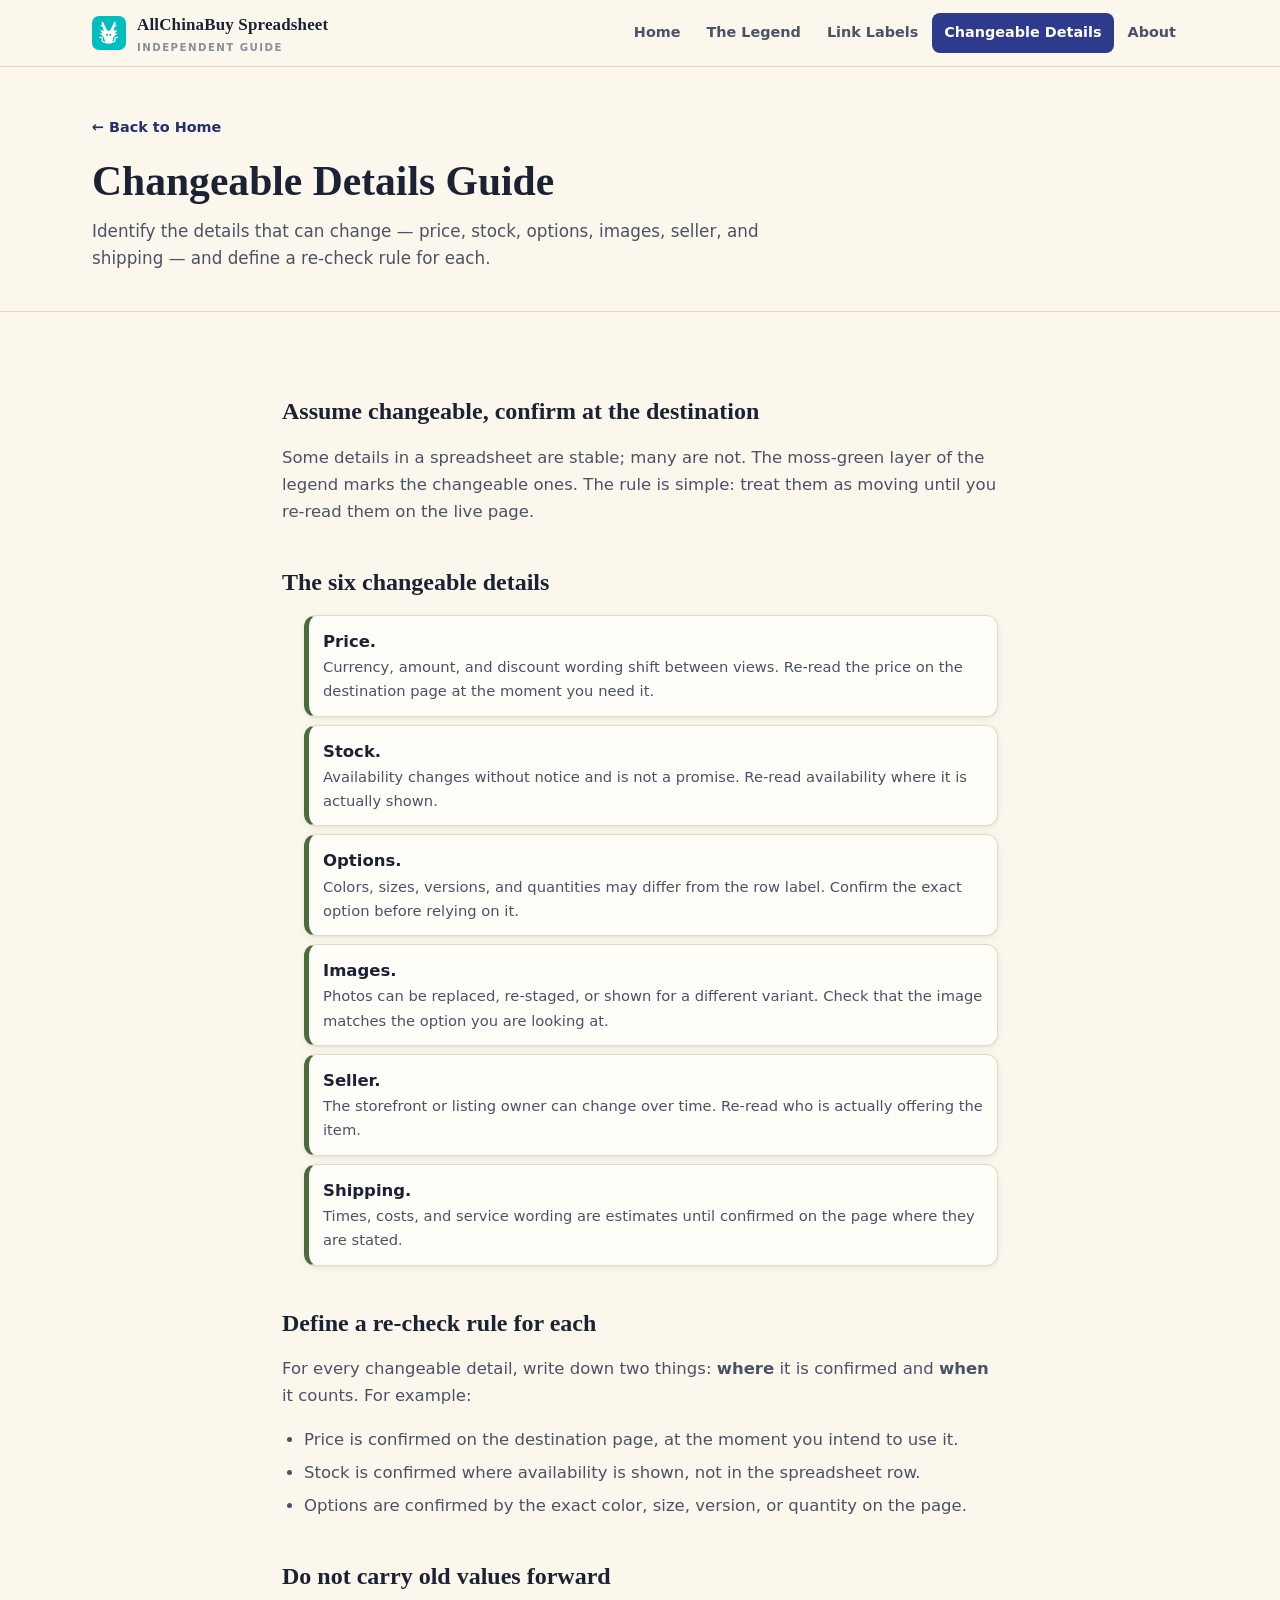
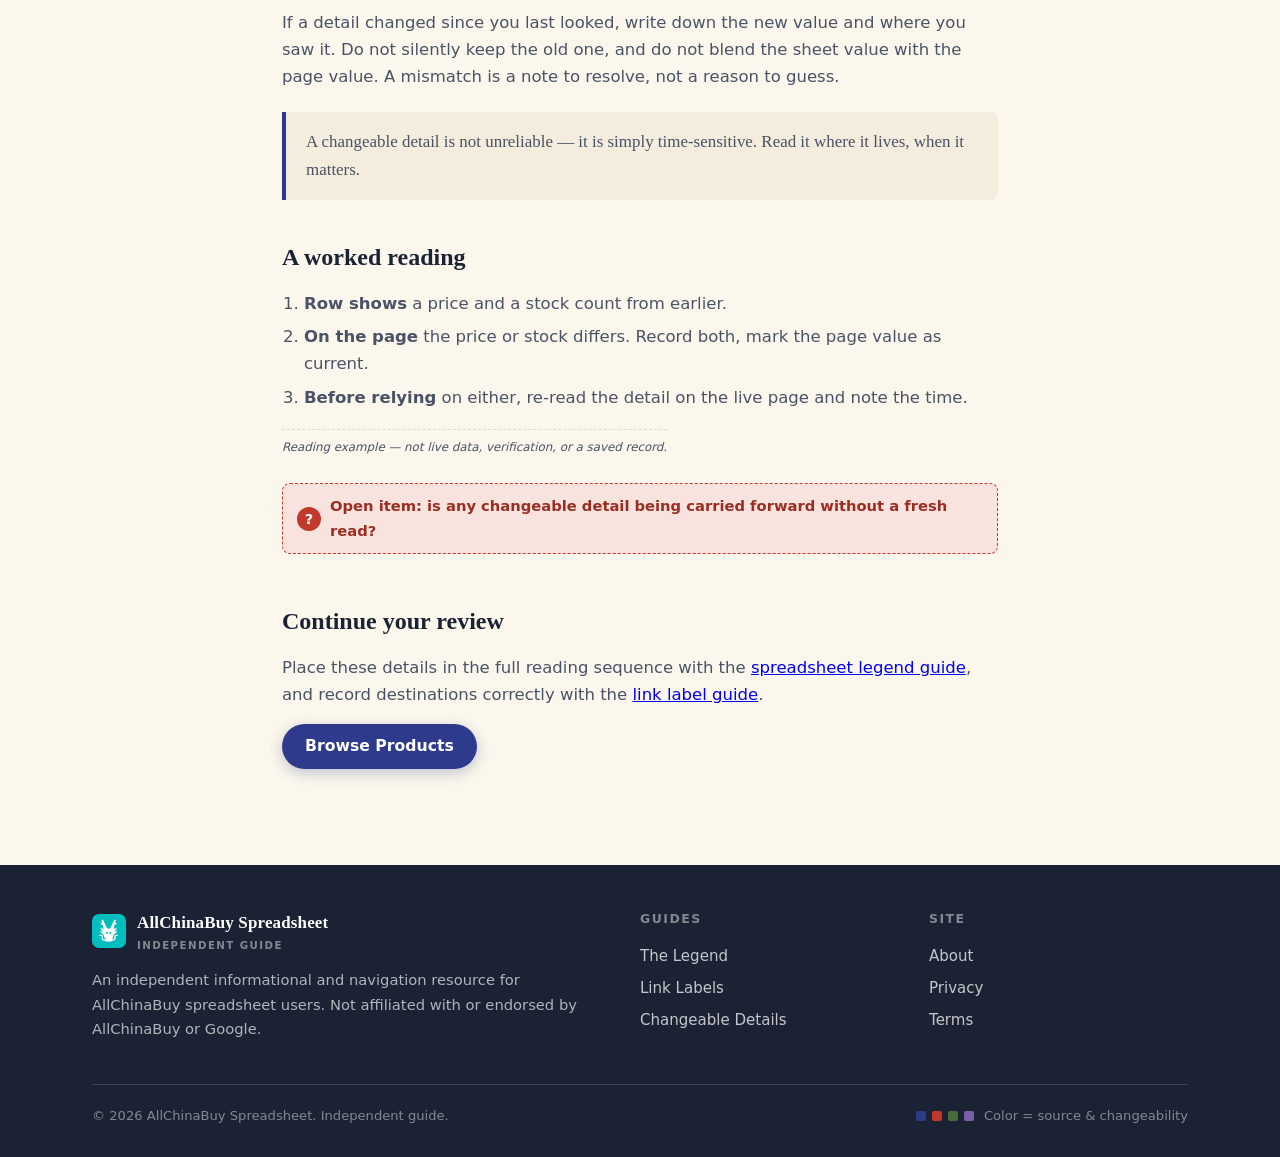
<file: changeable-details-guide/index.html>
<!DOCTYPE html>
<html lang="en">
<head>
  <meta charset="UTF-8">
  <meta name="viewport" content="width=device-width, initial-scale=1.0">
  <title>Changeable Details Guide | AllChinaBuy Spreadsheet</title>
  <meta name="description" content="Identify the AllChinaBuy spreadsheet details that can change — price, stock, options, images, seller, and shipping — and define re-check rules for each.">
  <link rel="canonical" href="https://repglide.github.io/allchinabuy-spreadsheet/changeable-details-guide/">
  <link rel="icon" type="image/png" href="../assets/images/favicon.png">
  <link rel="stylesheet" href="../assets/css/styles.css">

  <meta property="og:type" content="article">
  <meta property="og:url" content="https://repglide.github.io/allchinabuy-spreadsheet/changeable-details-guide/">
  <meta property="og:title" content="Changeable Details Guide | AllChinaBuy Spreadsheet">
  <meta property="og:description" content="Identify the AllChinaBuy spreadsheet details that can change and define re-check rules for each.">
  <meta name="twitter:card" content="summary">

  <script type="application/ld+json">
  {
    "@context": "https://schema.org",
    "@graph": [
      { "@type": "WebSite", "@id": "https://repglide.github.io/allchinabuy-spreadsheet/#website", "url": "https://repglide.github.io/allchinabuy-spreadsheet/", "name": "AllChinaBuy Spreadsheet & Reading Legend" },
      { "@type": "BreadcrumbList", "itemListElement": [
        { "@type": "ListItem", "position": 1, "name": "Home", "item": "https://repglide.github.io/allchinabuy-spreadsheet/" },
        { "@type": "ListItem", "position": 2, "name": "Changeable Details Guide", "item": "https://repglide.github.io/allchinabuy-spreadsheet/changeable-details-guide/" }
      ]},
      { "@type": "Article", "@id": "https://repglide.github.io/allchinabuy-spreadsheet/changeable-details-guide/#article", "headline": "Changeable Details Guide", "description": "Identify the AllChinaBuy spreadsheet details that can change — price, stock, options, images, seller, and shipping — and define re-check rules for each.", "isPartOf": { "@id": "https://repglide.github.io/allchinabuy-spreadsheet/#website" } }
    ]
  }
  </script>
</head>
<body>
  <a href="#main-content" class="skip-link">Skip to main content</a>

  <header class="site-header">
    <div class="container header-inner">
      <a href="../index.html" class="brand" aria-label="AllChinaBuy Spreadsheet Home">
        <img src="../assets/images/logo.png" alt="AllChinaBuy logo" width="34" height="34">
        <span class="brand-name">AllChinaBuy Spreadsheet<small>Independent Guide</small></span>
      </a>
      <button class="mobile-nav-toggle" aria-expanded="false" aria-label="Toggle navigation menu">
        <svg viewBox="0 0 24 24" fill="none" stroke="currentColor" stroke-width="2" width="22" height="22"><line x1="3" y1="6" x2="21" y2="6"></line><line x1="3" y1="12" x2="21" y2="12"></line><line x1="3" y1="18" x2="21" y2="18"></line></svg>
      </button>
      <nav class="main-nav" aria-label="Primary Navigation">
        <ul>
          <li><a href="../index.html">Home</a></li>
          <li><a href="../spreadsheet-legend-guide/">The Legend</a></li>
          <li><a href="../link-label-guide/">Link Labels</a></li>
          <li><a href="../changeable-details-guide/" class="active">Changeable Details</a></li>
          <li><a href="../about/">About</a></li>
        </ul>
      </nav>
    </div>
  </header>

  <main id="main-content">
    <section class="page-hero">
      <div class="container">
        <a class="back-link" href="../index.html">← Back to Home</a>
        <h1>Changeable Details Guide</h1>
        <p>Identify the details that can change — price, stock, options, images, seller, and shipping — and define a re-check rule for each.</p>
      </div>
    </section>

    <div class="article-paper">
      <div class="article-body">
        <h2>Assume changeable, confirm at the destination</h2>
        <p>Some details in a spreadsheet are stable; many are not. The moss-green layer of the legend marks the changeable ones. The rule is simple: treat them as moving until you re-read them on the live page.</p>

        <h2>The six changeable details</h2>
        <ul class="key-list">
          <li class="k-change"><div><strong>Price.</strong><p>Currency, amount, and discount wording shift between views. Re-read the price on the destination page at the moment you need it.</p></div></li>
          <li class="k-change"><div><strong>Stock.</strong><p>Availability changes without notice and is not a promise. Re-read availability where it is actually shown.</p></div></li>
          <li class="k-change"><div><strong>Options.</strong><p>Colors, sizes, versions, and quantities may differ from the row label. Confirm the exact option before relying on it.</p></div></li>
          <li class="k-change"><div><strong>Images.</strong><p>Photos can be replaced, re-staged, or shown for a different variant. Check that the image matches the option you are looking at.</p></div></li>
          <li class="k-change"><div><strong>Seller.</strong><p>The storefront or listing owner can change over time. Re-read who is actually offering the item.</p></div></li>
          <li class="k-change"><div><strong>Shipping.</strong><p>Times, costs, and service wording are estimates until confirmed on the page where they are stated.</p></div></li>
        </ul>

        <h2>Define a re-check rule for each</h2>
        <p>For every changeable detail, write down two things: <strong>where</strong> it is confirmed and <strong>when</strong> it counts. For example:</p>
        <ul>
          <li>Price is confirmed on the destination page, at the moment you intend to use it.</li>
          <li>Stock is confirmed where availability is shown, not in the spreadsheet row.</li>
          <li>Options are confirmed by the exact color, size, version, or quantity on the page.</li>
        </ul>

        <h2>Do not carry old values forward</h2>
        <p>If a detail changed since you last looked, write down the new value and where you saw it. Do not silently keep the old one, and do not blend the sheet value with the page value. A mismatch is a note to resolve, not a reason to guess.</p>

        <blockquote>A changeable detail is not unreliable — it is simply time-sensitive. Read it where it lives, when it matters.</blockquote>

        <h2>A worked reading</h2>
        <ol>
          <li><strong>Row shows</strong> a price and a stock count from earlier.</li>
          <li><strong>On the page</strong> the price or stock differs. Record both, mark the page value as current.</li>
          <li><strong>Before relying</strong> on either, re-read the detail on the live page and note the time.</li>
        </ol>
        <p class="example-flag">Reading example — not live data, verification, or a saved record.</p>

        <div class="open-note"><span class="qmark">?</span>Open item: is any changeable detail being carried forward without a fresh read?</div>

        <h2>Continue your review</h2>
        <p>Place these details in the full reading sequence with the <a href="../spreadsheet-legend-guide/">spreadsheet legend guide</a>, and record destinations correctly with the <a href="../link-label-guide/">link label guide</a>.</p>
        <p><a href="https://repglide.com/?agent=allchinabuy" class="btn btn-primary" target="_blank" rel="nofollow noopener">Browse Products</a></p>
      </div>
    </div>
  </main>

  <footer class="site-footer">
    <div class="container">
      <div class="footer-grid">
        <div class="footer-brand">
          <a href="../index.html" class="brand" aria-label="AllChinaBuy Spreadsheet Home">
            <img src="../assets/images/logo.png" alt="AllChinaBuy logo" width="30" height="30">
            <span class="brand-name">AllChinaBuy Spreadsheet<small>Independent Guide</small></span>
          </a>
          <p>An independent informational and navigation resource for AllChinaBuy spreadsheet users. Not affiliated with or endorsed by AllChinaBuy or Google.</p>
        </div>
        <div class="footer-col">
          <h4>Guides</h4>
          <ul>
            <li><a href="../spreadsheet-legend-guide/">The Legend</a></li>
            <li><a href="../link-label-guide/">Link Labels</a></li>
            <li><a href="../changeable-details-guide/">Changeable Details</a></li>
          </ul>
        </div>
        <div class="footer-col">
          <h4>Site</h4>
          <ul>
            <li><a href="../about/">About</a></li>
            <li><a href="../privacy/">Privacy</a></li>
            <li><a href="../terms/">Terms</a></li>
          </ul>
        </div>
      </div>
      <div class="footer-bottom">
        <span>&copy; <span id="year">2026</span> AllChinaBuy Spreadsheet. Independent guide.</span>
        <span class="legend-swatch-row"><i style="background:var(--ultra)"></i><i style="background:var(--verm)"></i><i style="background:var(--moss)"></i><i style="background:var(--vio)"></i>&nbsp;Color = source &amp; changeability</span>
      </div>
    </div>
  </footer>

  <script src="../assets/js/main.js"></script>
</body>
</html>
</file>
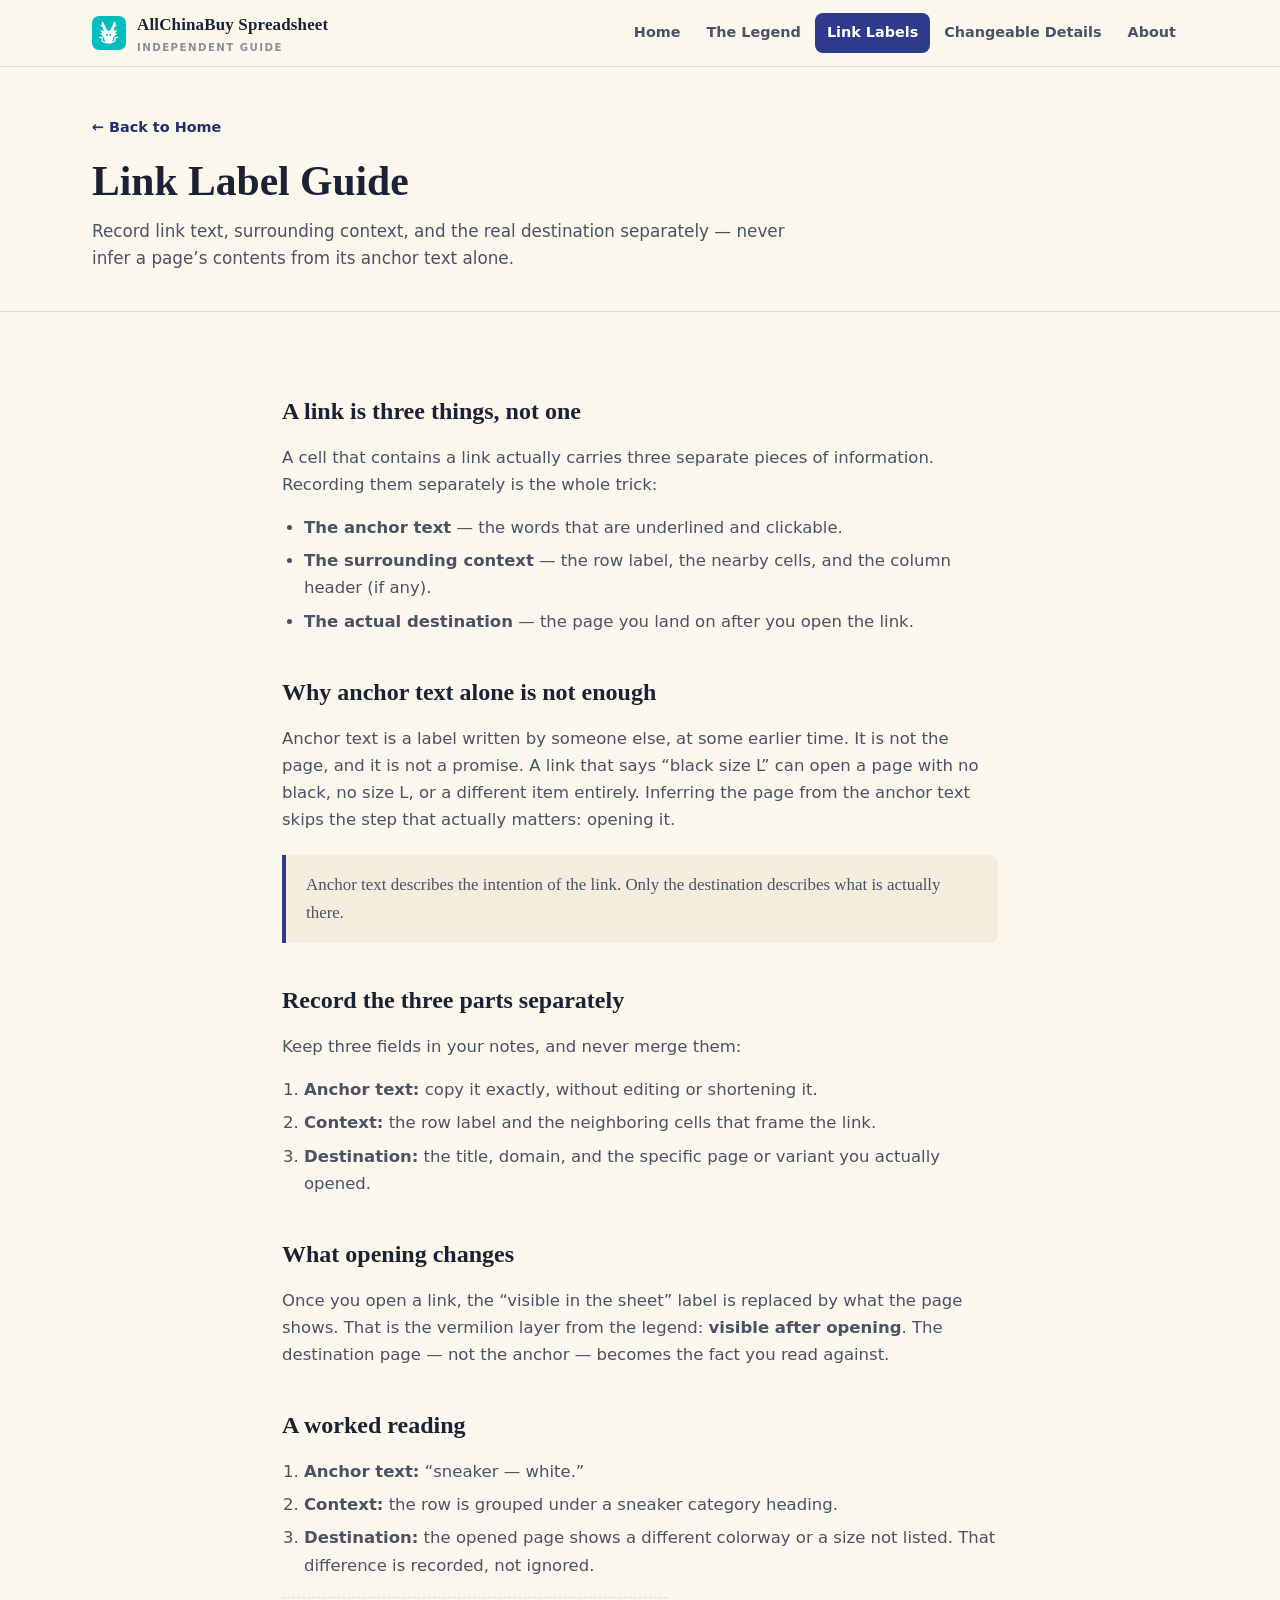
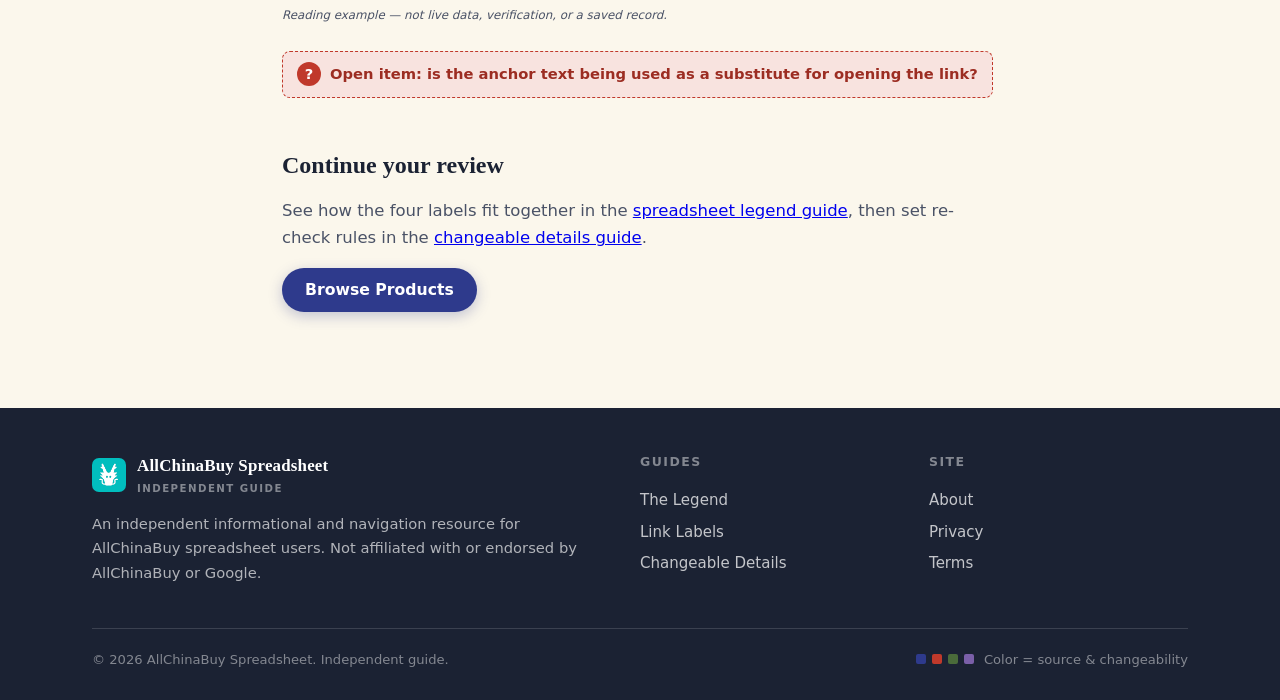
<file: link-label-guide/index.html>
<!DOCTYPE html>
<html lang="en">
<head>
  <meta charset="UTF-8">
  <meta name="viewport" content="width=device-width, initial-scale=1.0">
  <title>Link Label Guide | AllChinaBuy Spreadsheet</title>
  <meta name="description" content="Record link text, surrounding context, and the real destination separately when reading an AllChinaBuy spreadsheet — never infer a page's contents from its anchor text alone.">
  <link rel="canonical" href="https://repglide.github.io/allchinabuy-spreadsheet/link-label-guide/">
  <link rel="icon" type="image/png" href="../assets/images/favicon.png">
  <link rel="stylesheet" href="../assets/css/styles.css">

  <meta property="og:type" content="article">
  <meta property="og:url" content="https://repglide.github.io/allchinabuy-spreadsheet/link-label-guide/">
  <meta property="og:title" content="Link Label Guide | AllChinaBuy Spreadsheet">
  <meta property="og:description" content="Record link text, surrounding context, and the real destination separately when reading an AllChinaBuy spreadsheet.">
  <meta name="twitter:card" content="summary">

  <script type="application/ld+json">
  {
    "@context": "https://schema.org",
    "@graph": [
      { "@type": "WebSite", "@id": "https://repglide.github.io/allchinabuy-spreadsheet/#website", "url": "https://repglide.github.io/allchinabuy-spreadsheet/", "name": "AllChinaBuy Spreadsheet & Reading Legend" },
      { "@type": "BreadcrumbList", "itemListElement": [
        { "@type": "ListItem", "position": 1, "name": "Home", "item": "https://repglide.github.io/allchinabuy-spreadsheet/" },
        { "@type": "ListItem", "position": 2, "name": "Link Label Guide", "item": "https://repglide.github.io/allchinabuy-spreadsheet/link-label-guide/" }
      ]},
      { "@type": "Article", "@id": "https://repglide.github.io/allchinabuy-spreadsheet/link-label-guide/#article", "headline": "Link Label Guide", "description": "Record link text, surrounding context, and the real destination separately when reading an AllChinaBuy spreadsheet — never infer a page's contents from its anchor text alone.", "isPartOf": { "@id": "https://repglide.github.io/allchinabuy-spreadsheet/#website" } }
    ]
  }
  </script>
</head>
<body>
  <a href="#main-content" class="skip-link">Skip to main content</a>

  <header class="site-header">
    <div class="container header-inner">
      <a href="../index.html" class="brand" aria-label="AllChinaBuy Spreadsheet Home">
        <img src="../assets/images/logo.png" alt="AllChinaBuy logo" width="34" height="34">
        <span class="brand-name">AllChinaBuy Spreadsheet<small>Independent Guide</small></span>
      </a>
      <button class="mobile-nav-toggle" aria-expanded="false" aria-label="Toggle navigation menu">
        <svg viewBox="0 0 24 24" fill="none" stroke="currentColor" stroke-width="2" width="22" height="22"><line x1="3" y1="6" x2="21" y2="6"></line><line x1="3" y1="12" x2="21" y2="12"></line><line x1="3" y1="18" x2="21" y2="18"></line></svg>
      </button>
      <nav class="main-nav" aria-label="Primary Navigation">
        <ul>
          <li><a href="../index.html">Home</a></li>
          <li><a href="../spreadsheet-legend-guide/">The Legend</a></li>
          <li><a href="../link-label-guide/" class="active">Link Labels</a></li>
          <li><a href="../changeable-details-guide/">Changeable Details</a></li>
          <li><a href="../about/">About</a></li>
        </ul>
      </nav>
    </div>
  </header>

  <main id="main-content">
    <section class="page-hero">
      <div class="container">
        <a class="back-link" href="../index.html">← Back to Home</a>
        <h1>Link Label Guide</h1>
        <p>Record link text, surrounding context, and the real destination separately — never infer a page&rsquo;s contents from its anchor text alone.</p>
      </div>
    </section>

    <div class="article-paper">
      <div class="article-body">
        <h2>A link is three things, not one</h2>
        <p>A cell that contains a link actually carries three separate pieces of information. Recording them separately is the whole trick:</p>
        <ul>
          <li><strong>The anchor text</strong> — the words that are underlined and clickable.</li>
          <li><strong>The surrounding context</strong> — the row label, the nearby cells, and the column header (if any).</li>
          <li><strong>The actual destination</strong> — the page you land on after you open the link.</li>
        </ul>

        <h2>Why anchor text alone is not enough</h2>
        <p>Anchor text is a label written by someone else, at some earlier time. It is not the page, and it is not a promise. A link that says &ldquo;black size L&rdquo; can open a page with no black, no size L, or a different item entirely. Inferring the page from the anchor text skips the step that actually matters: opening it.</p>

        <blockquote>Anchor text describes the intention of the link. Only the destination describes what is actually there.</blockquote>

        <h2>Record the three parts separately</h2>
        <p>Keep three fields in your notes, and never merge them:</p>
        <ol>
          <li><strong>Anchor text:</strong> copy it exactly, without editing or shortening it.</li>
          <li><strong>Context:</strong> the row label and the neighboring cells that frame the link.</li>
          <li><strong>Destination:</strong> the title, domain, and the specific page or variant you actually opened.</li>
        </ol>

        <h2>What opening changes</h2>
        <p>Once you open a link, the &ldquo;visible in the sheet&rdquo; label is replaced by what the page shows. That is the vermilion layer from the legend: <strong>visible after opening</strong>. The destination page — not the anchor — becomes the fact you read against.</p>

        <h2>A worked reading</h2>
        <ol>
          <li><strong>Anchor text:</strong> &ldquo;sneaker — white.&rdquo;</li>
          <li><strong>Context:</strong> the row is grouped under a sneaker category heading.</li>
          <li><strong>Destination:</strong> the opened page shows a different colorway or a size not listed. That difference is recorded, not ignored.</li>
        </ol>
        <p class="example-flag">Reading example — not live data, verification, or a saved record.</p>

        <div class="open-note"><span class="qmark">?</span>Open item: is the anchor text being used as a substitute for opening the link?</div>

        <h2>Continue your review</h2>
        <p>See how the four labels fit together in the <a href="../spreadsheet-legend-guide/">spreadsheet legend guide</a>, then set re-check rules in the <a href="../changeable-details-guide/">changeable details guide</a>.</p>
        <p><a href="https://repglide.com/?agent=allchinabuy" class="btn btn-primary" target="_blank" rel="nofollow noopener">Browse Products</a></p>
      </div>
    </div>
  </main>

  <footer class="site-footer">
    <div class="container">
      <div class="footer-grid">
        <div class="footer-brand">
          <a href="../index.html" class="brand" aria-label="AllChinaBuy Spreadsheet Home">
            <img src="../assets/images/logo.png" alt="AllChinaBuy logo" width="30" height="30">
            <span class="brand-name">AllChinaBuy Spreadsheet<small>Independent Guide</small></span>
          </a>
          <p>An independent informational and navigation resource for AllChinaBuy spreadsheet users. Not affiliated with or endorsed by AllChinaBuy or Google.</p>
        </div>
        <div class="footer-col">
          <h4>Guides</h4>
          <ul>
            <li><a href="../spreadsheet-legend-guide/">The Legend</a></li>
            <li><a href="../link-label-guide/">Link Labels</a></li>
            <li><a href="../changeable-details-guide/">Changeable Details</a></li>
          </ul>
        </div>
        <div class="footer-col">
          <h4>Site</h4>
          <ul>
            <li><a href="../about/">About</a></li>
            <li><a href="../privacy/">Privacy</a></li>
            <li><a href="../terms/">Terms</a></li>
          </ul>
        </div>
      </div>
      <div class="footer-bottom">
        <span>&copy; <span id="year">2026</span> AllChinaBuy Spreadsheet. Independent guide.</span>
        <span class="legend-swatch-row"><i style="background:var(--ultra)"></i><i style="background:var(--verm)"></i><i style="background:var(--moss)"></i><i style="background:var(--vio)"></i>&nbsp;Color = source &amp; changeability</span>
      </div>
    </div>
  </footer>

  <script src="../assets/js/main.js"></script>
</body>
</html>
</file>
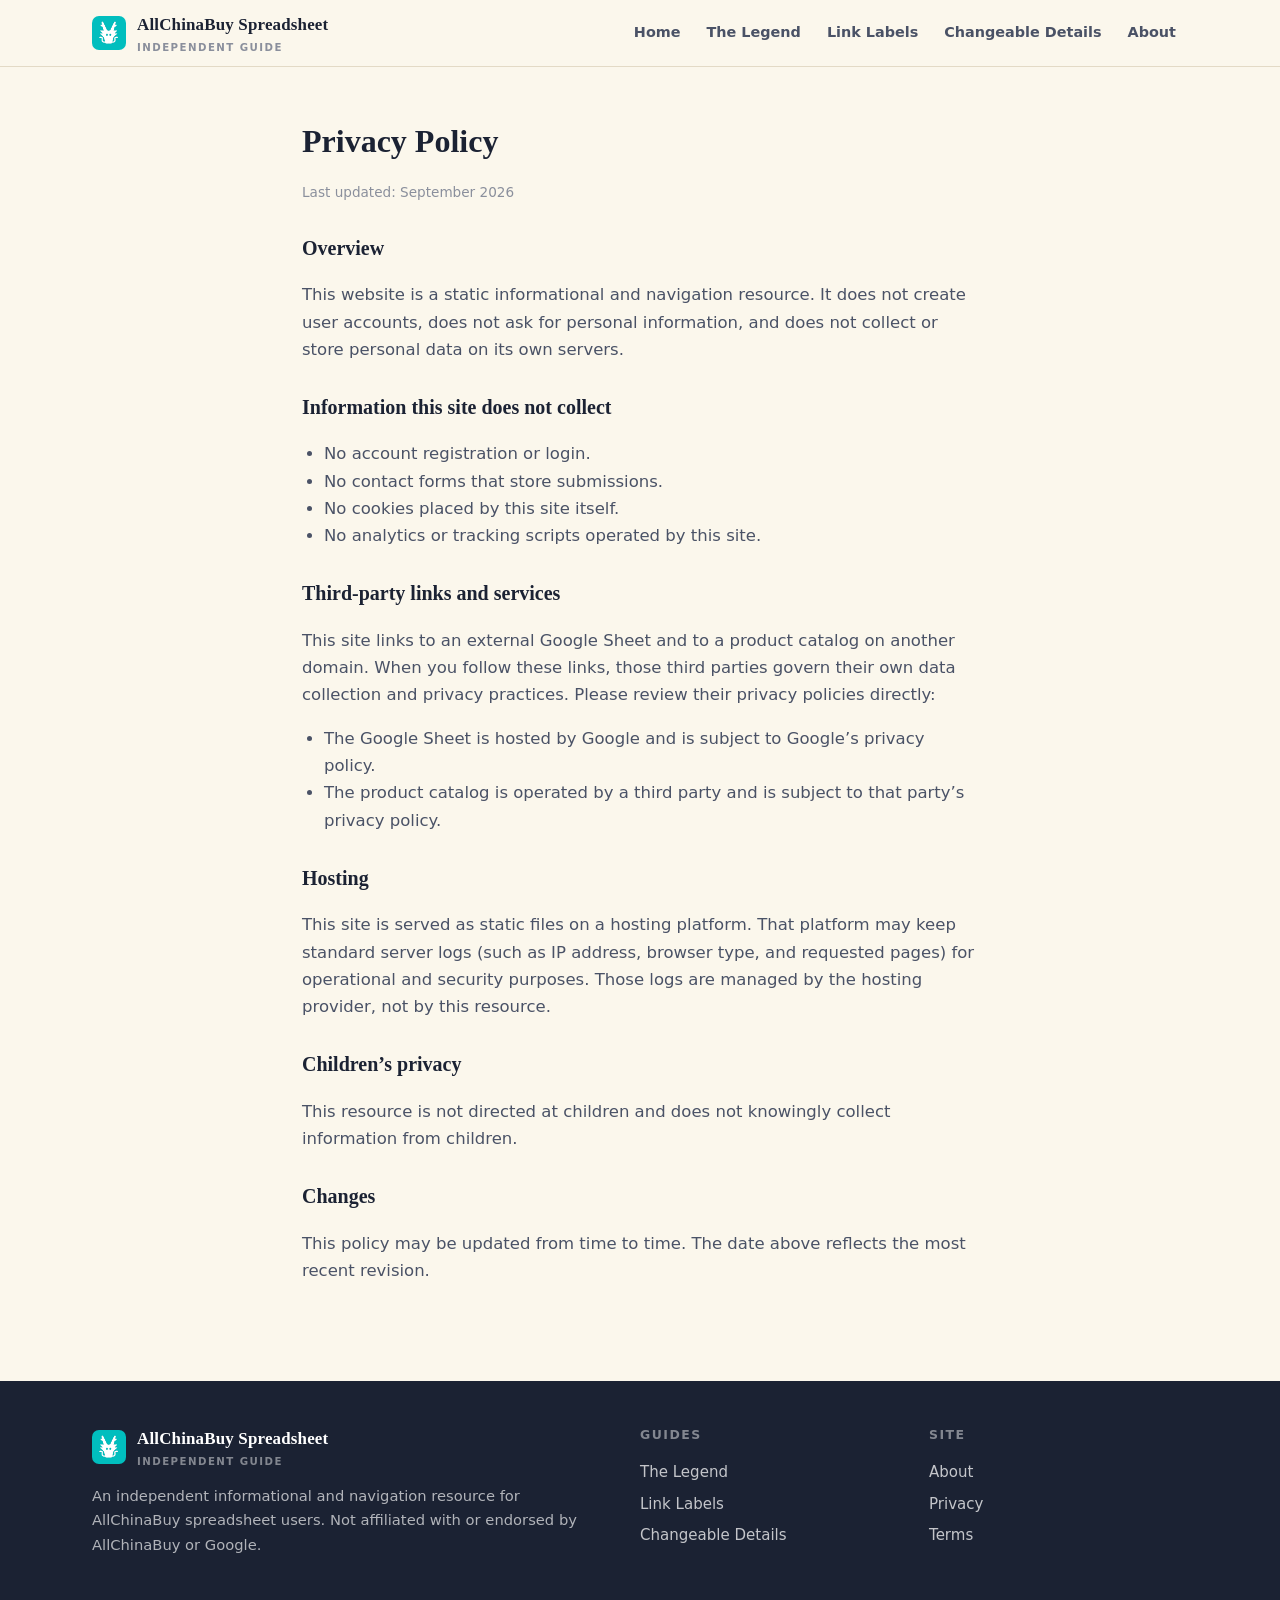
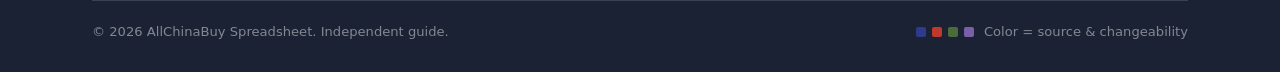
<file: privacy/index.html>
<!DOCTYPE html>
<html lang="en">
<head>
  <meta charset="UTF-8">
  <meta name="viewport" content="width=device-width, initial-scale=1.0">
  <title>Privacy Policy | AllChinaBuy Spreadsheet</title>
  <meta name="description" content="Privacy policy for the AllChinaBuy Spreadsheet independent resource.">
  <link rel="canonical" href="https://repglide.github.io/allchinabuy-spreadsheet/privacy/">
  <link rel="icon" type="image/png" href="../assets/images/favicon.png">
  <link rel="stylesheet" href="../assets/css/styles.css">
  <meta name="robots" content="index, follow">
</head>
<body>
  <a href="#main-content" class="skip-link">Skip to main content</a>

  <header class="site-header">
    <div class="container header-inner">
      <a href="../index.html" class="brand" aria-label="AllChinaBuy Spreadsheet Home">
        <img src="../assets/images/logo.png" alt="AllChinaBuy logo" width="34" height="34">
        <span class="brand-name">AllChinaBuy Spreadsheet<small>Independent Guide</small></span>
      </a>
      <button class="mobile-nav-toggle" aria-expanded="false" aria-label="Toggle navigation menu">
        <svg viewBox="0 0 24 24" fill="none" stroke="currentColor" stroke-width="2" width="22" height="22"><line x1="3" y1="6" x2="21" y2="6"></line><line x1="3" y1="12" x2="21" y2="12"></line><line x1="3" y1="18" x2="21" y2="18"></line></svg>
      </button>
      <nav class="main-nav" aria-label="Primary Navigation">
        <ul>
          <li><a href="../index.html">Home</a></li>
          <li><a href="../spreadsheet-legend-guide/">The Legend</a></li>
          <li><a href="../link-label-guide/">Link Labels</a></li>
          <li><a href="../changeable-details-guide/">Changeable Details</a></li>
          <li><a href="../about/">About</a></li>
        </ul>
      </nav>
    </div>
  </header>

  <main id="main-content">
    <div class="article-paper">
      <div class="legal-body">
        <h1>Privacy Policy</h1>
        <p class="legal-date">Last updated: September 2026</p>

        <h2>Overview</h2>
        <p>This website is a static informational and navigation resource. It does not create user accounts, does not ask for personal information, and does not collect or store personal data on its own servers.</p>

        <h2>Information this site does not collect</h2>
        <ul>
          <li>No account registration or login.</li>
          <li>No contact forms that store submissions.</li>
          <li>No cookies placed by this site itself.</li>
          <li>No analytics or tracking scripts operated by this site.</li>
        </ul>

        <h2>Third-party links and services</h2>
        <p>This site links to an external Google Sheet and to a product catalog on another domain. When you follow these links, those third parties govern their own data collection and privacy practices. Please review their privacy policies directly:</p>
        <ul>
          <li>The Google Sheet is hosted by Google and is subject to Google&rsquo;s privacy policy.</li>
          <li>The product catalog is operated by a third party and is subject to that party&rsquo;s privacy policy.</li>
        </ul>

        <h2>Hosting</h2>
        <p>This site is served as static files on a hosting platform. That platform may keep standard server logs (such as IP address, browser type, and requested pages) for operational and security purposes. Those logs are managed by the hosting provider, not by this resource.</p>

        <h2>Children&rsquo;s privacy</h2>
        <p>This resource is not directed at children and does not knowingly collect information from children.</p>

        <h2>Changes</h2>
        <p>This policy may be updated from time to time. The date above reflects the most recent revision.</p>
      </div>
    </div>
  </main>

  <footer class="site-footer">
    <div class="container">
      <div class="footer-grid">
        <div class="footer-brand">
          <a href="../index.html" class="brand" aria-label="AllChinaBuy Spreadsheet Home">
            <img src="../assets/images/logo.png" alt="AllChinaBuy logo" width="30" height="30">
            <span class="brand-name">AllChinaBuy Spreadsheet<small>Independent Guide</small></span>
          </a>
          <p>An independent informational and navigation resource for AllChinaBuy spreadsheet users. Not affiliated with or endorsed by AllChinaBuy or Google.</p>
        </div>
        <div class="footer-col">
          <h4>Guides</h4>
          <ul>
            <li><a href="../spreadsheet-legend-guide/">The Legend</a></li>
            <li><a href="../link-label-guide/">Link Labels</a></li>
            <li><a href="../changeable-details-guide/">Changeable Details</a></li>
          </ul>
        </div>
        <div class="footer-col">
          <h4>Site</h4>
          <ul>
            <li><a href="../about/">About</a></li>
            <li><a href="../privacy/">Privacy</a></li>
            <li><a href="../terms/">Terms</a></li>
          </ul>
        </div>
      </div>
      <div class="footer-bottom">
        <span>&copy; <span id="year">2026</span> AllChinaBuy Spreadsheet. Independent guide.</span>
        <span class="legend-swatch-row"><i style="background:var(--ultra)"></i><i style="background:var(--verm)"></i><i style="background:var(--moss)"></i><i style="background:var(--vio)"></i>&nbsp;Color = source &amp; changeability</span>
      </div>
    </div>
  </footer>

  <script src="../assets/js/main.js"></script>
</body>
</html>
</file>
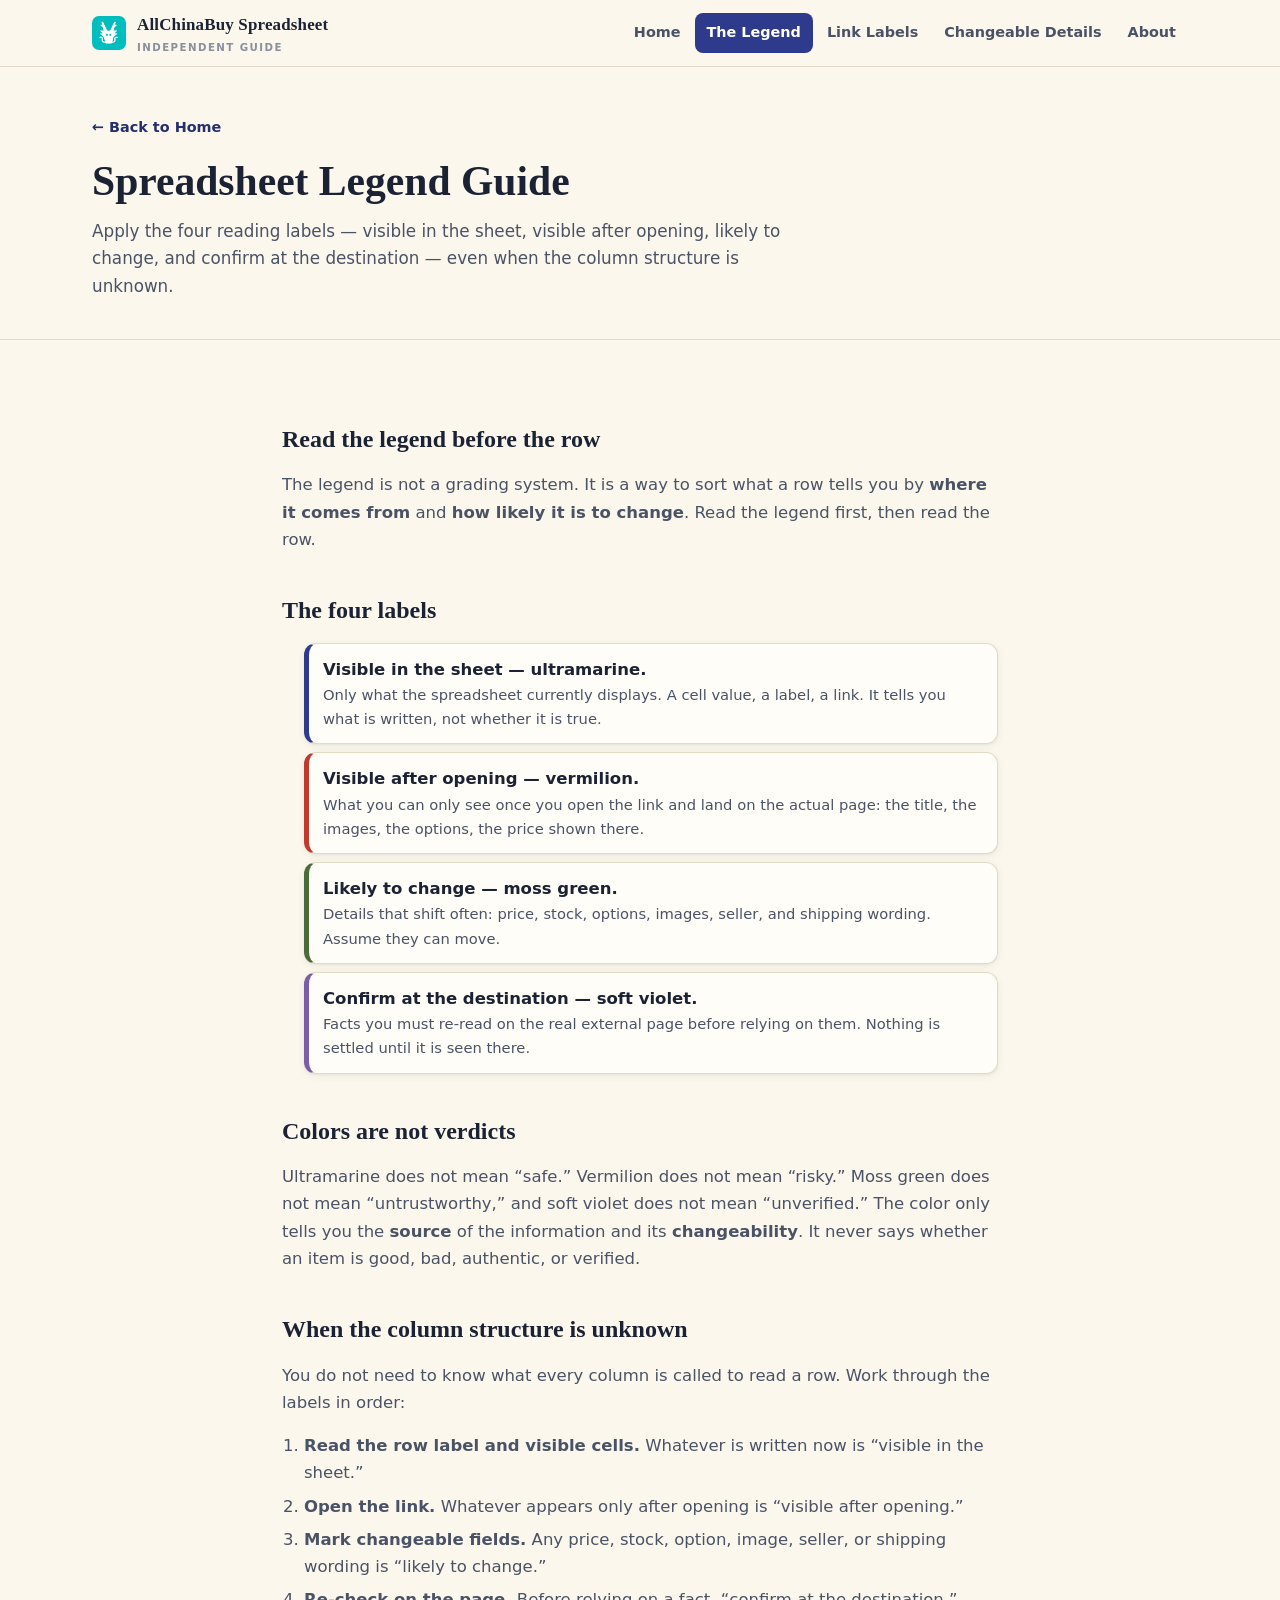
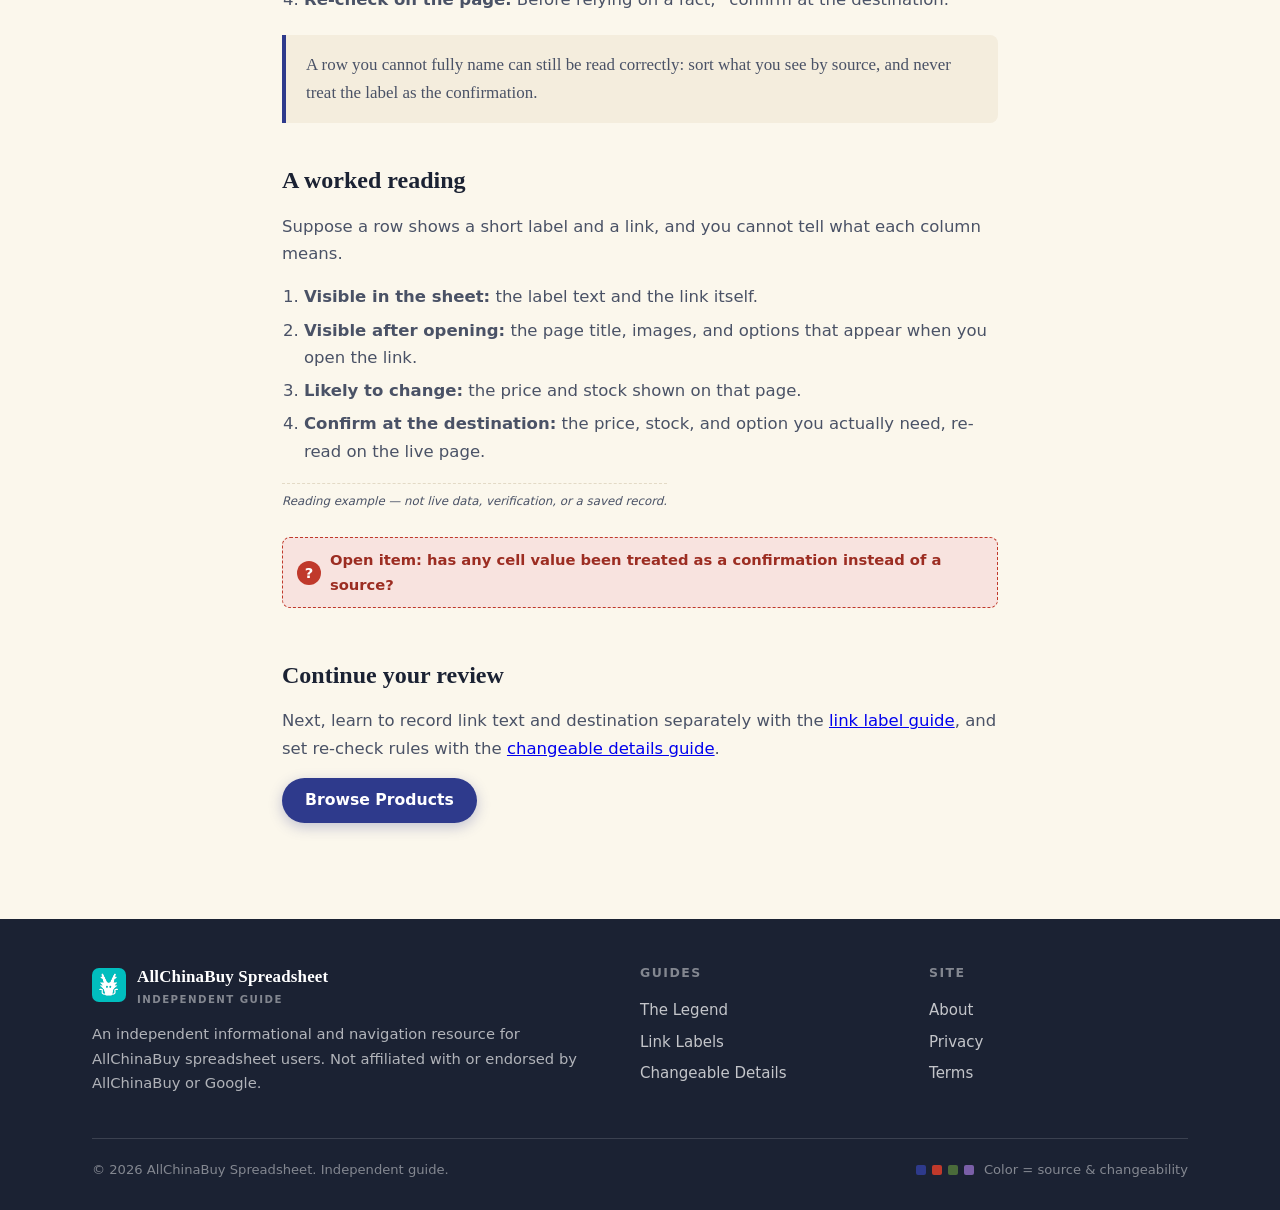
<file: spreadsheet-legend-guide/index.html>
<!DOCTYPE html>
<html lang="en">
<head>
  <meta charset="UTF-8">
  <meta name="viewport" content="width=device-width, initial-scale=1.0">
  <title>Spreadsheet Legend Guide | AllChinaBuy Spreadsheet</title>
  <meta name="description" content="Apply the four AllChinaBuy reading labels — visible in the sheet, visible after opening, likely to change, and confirm at the destination — even when the column structure is unknown.">
  <link rel="canonical" href="https://repglide.github.io/allchinabuy-spreadsheet/spreadsheet-legend-guide/">
  <link rel="icon" type="image/png" href="../assets/images/favicon.png">
  <link rel="stylesheet" href="../assets/css/styles.css">

  <meta property="og:type" content="article">
  <meta property="og:url" content="https://repglide.github.io/allchinabuy-spreadsheet/spreadsheet-legend-guide/">
  <meta property="og:title" content="Spreadsheet Legend Guide | AllChinaBuy Spreadsheet">
  <meta property="og:description" content="Apply the four AllChinaBuy reading labels even when the column structure is unknown.">
  <meta name="twitter:card" content="summary">

  <script type="application/ld+json">
  {
    "@context": "https://schema.org",
    "@graph": [
      { "@type": "WebSite", "@id": "https://repglide.github.io/allchinabuy-spreadsheet/#website", "url": "https://repglide.github.io/allchinabuy-spreadsheet/", "name": "AllChinaBuy Spreadsheet & Reading Legend" },
      { "@type": "BreadcrumbList", "itemListElement": [
        { "@type": "ListItem", "position": 1, "name": "Home", "item": "https://repglide.github.io/allchinabuy-spreadsheet/" },
        { "@type": "ListItem", "position": 2, "name": "Spreadsheet Legend Guide", "item": "https://repglide.github.io/allchinabuy-spreadsheet/spreadsheet-legend-guide/" }
      ]},
      { "@type": "Article", "@id": "https://repglide.github.io/allchinabuy-spreadsheet/spreadsheet-legend-guide/#article", "headline": "Spreadsheet Legend Guide", "description": "Apply the four AllChinaBuy reading labels — visible in the sheet, visible after opening, likely to change, and confirm at the destination — even when the column structure is unknown.", "isPartOf": { "@id": "https://repglide.github.io/allchinabuy-spreadsheet/#website" } }
    ]
  }
  </script>
</head>
<body>
  <a href="#main-content" class="skip-link">Skip to main content</a>

  <header class="site-header">
    <div class="container header-inner">
      <a href="../index.html" class="brand" aria-label="AllChinaBuy Spreadsheet Home">
        <img src="../assets/images/logo.png" alt="AllChinaBuy logo" width="34" height="34">
        <span class="brand-name">AllChinaBuy Spreadsheet<small>Independent Guide</small></span>
      </a>
      <button class="mobile-nav-toggle" aria-expanded="false" aria-label="Toggle navigation menu">
        <svg viewBox="0 0 24 24" fill="none" stroke="currentColor" stroke-width="2" width="22" height="22"><line x1="3" y1="6" x2="21" y2="6"></line><line x1="3" y1="12" x2="21" y2="12"></line><line x1="3" y1="18" x2="21" y2="18"></line></svg>
      </button>
      <nav class="main-nav" aria-label="Primary Navigation">
        <ul>
          <li><a href="../index.html">Home</a></li>
          <li><a href="../spreadsheet-legend-guide/" class="active">The Legend</a></li>
          <li><a href="../link-label-guide/">Link Labels</a></li>
          <li><a href="../changeable-details-guide/">Changeable Details</a></li>
          <li><a href="../about/">About</a></li>
        </ul>
      </nav>
    </div>
  </header>

  <main id="main-content">
    <section class="page-hero">
      <div class="container">
        <a class="back-link" href="../index.html">← Back to Home</a>
        <h1>Spreadsheet Legend Guide</h1>
        <p>Apply the four reading labels — visible in the sheet, visible after opening, likely to change, and confirm at the destination — even when the column structure is unknown.</p>
      </div>
    </section>

    <div class="article-paper">
      <div class="article-body">
        <h2>Read the legend before the row</h2>
        <p>The legend is not a grading system. It is a way to sort what a row tells you by <strong>where it comes from</strong> and <strong>how likely it is to change</strong>. Read the legend first, then read the row.</p>

        <h2>The four labels</h2>
        <ul class="key-list">
          <li class="k-sheet"><div><strong>Visible in the sheet — ultramarine.</strong><p>Only what the spreadsheet currently displays. A cell value, a label, a link. It tells you what is written, not whether it is true.</p></div></li>
          <li class="k-linked"><div><strong>Visible after opening — vermilion.</strong><p>What you can only see once you open the link and land on the actual page: the title, the images, the options, the price shown there.</p></div></li>
          <li class="k-change"><div><strong>Likely to change — moss green.</strong><p>Details that shift often: price, stock, options, images, seller, and shipping wording. Assume they can move.</p></div></li>
          <li class="k-confirm"><div><strong>Confirm at the destination — soft violet.</strong><p>Facts you must re-read on the real external page before relying on them. Nothing is settled until it is seen there.</p></div></li>
        </ul>

        <h2>Colors are not verdicts</h2>
        <p>Ultramarine does not mean &ldquo;safe.&rdquo; Vermilion does not mean &ldquo;risky.&rdquo; Moss green does not mean &ldquo;untrustworthy,&rdquo; and soft violet does not mean &ldquo;unverified.&rdquo; The color only tells you the <strong>source</strong> of the information and its <strong>changeability</strong>. It never says whether an item is good, bad, authentic, or verified.</p>

        <h2>When the column structure is unknown</h2>
        <p>You do not need to know what every column is called to read a row. Work through the labels in order:</p>
        <ol>
          <li><strong>Read the row label and visible cells.</strong> Whatever is written now is &ldquo;visible in the sheet.&rdquo;</li>
          <li><strong>Open the link.</strong> Whatever appears only after opening is &ldquo;visible after opening.&rdquo;</li>
          <li><strong>Mark changeable fields.</strong> Any price, stock, option, image, seller, or shipping wording is &ldquo;likely to change.&rdquo;</li>
          <li><strong>Re-check on the page.</strong> Before relying on a fact, &ldquo;confirm at the destination.&rdquo;</li>
        </ol>

        <blockquote>A row you cannot fully name can still be read correctly: sort what you see by source, and never treat the label as the confirmation.</blockquote>

        <h2>A worked reading</h2>
        <p>Suppose a row shows a short label and a link, and you cannot tell what each column means.</p>
        <ol>
          <li><strong>Visible in the sheet:</strong> the label text and the link itself.</li>
          <li><strong>Visible after opening:</strong> the page title, images, and options that appear when you open the link.</li>
          <li><strong>Likely to change:</strong> the price and stock shown on that page.</li>
          <li><strong>Confirm at the destination:</strong> the price, stock, and option you actually need, re-read on the live page.</li>
        </ol>
        <p class="example-flag">Reading example — not live data, verification, or a saved record.</p>

        <div class="open-note"><span class="qmark">?</span>Open item: has any cell value been treated as a confirmation instead of a source?</div>

        <h2>Continue your review</h2>
        <p>Next, learn to record link text and destination separately with the <a href="../link-label-guide/">link label guide</a>, and set re-check rules with the <a href="../changeable-details-guide/">changeable details guide</a>.</p>
        <p><a href="https://repglide.com/?agent=allchinabuy" class="btn btn-primary" target="_blank" rel="nofollow noopener">Browse Products</a></p>
      </div>
    </div>
  </main>

  <footer class="site-footer">
    <div class="container">
      <div class="footer-grid">
        <div class="footer-brand">
          <a href="../index.html" class="brand" aria-label="AllChinaBuy Spreadsheet Home">
            <img src="../assets/images/logo.png" alt="AllChinaBuy logo" width="30" height="30">
            <span class="brand-name">AllChinaBuy Spreadsheet<small>Independent Guide</small></span>
          </a>
          <p>An independent informational and navigation resource for AllChinaBuy spreadsheet users. Not affiliated with or endorsed by AllChinaBuy or Google.</p>
        </div>
        <div class="footer-col">
          <h4>Guides</h4>
          <ul>
            <li><a href="../spreadsheet-legend-guide/">The Legend</a></li>
            <li><a href="../link-label-guide/">Link Labels</a></li>
            <li><a href="../changeable-details-guide/">Changeable Details</a></li>
          </ul>
        </div>
        <div class="footer-col">
          <h4>Site</h4>
          <ul>
            <li><a href="../about/">About</a></li>
            <li><a href="../privacy/">Privacy</a></li>
            <li><a href="../terms/">Terms</a></li>
          </ul>
        </div>
      </div>
      <div class="footer-bottom">
        <span>&copy; <span id="year">2026</span> AllChinaBuy Spreadsheet. Independent guide.</span>
        <span class="legend-swatch-row"><i style="background:var(--ultra)"></i><i style="background:var(--verm)"></i><i style="background:var(--moss)"></i><i style="background:var(--vio)"></i>&nbsp;Color = source &amp; changeability</span>
      </div>
    </div>
  </footer>

  <script src="../assets/js/main.js"></script>
</body>
</html>
</file>
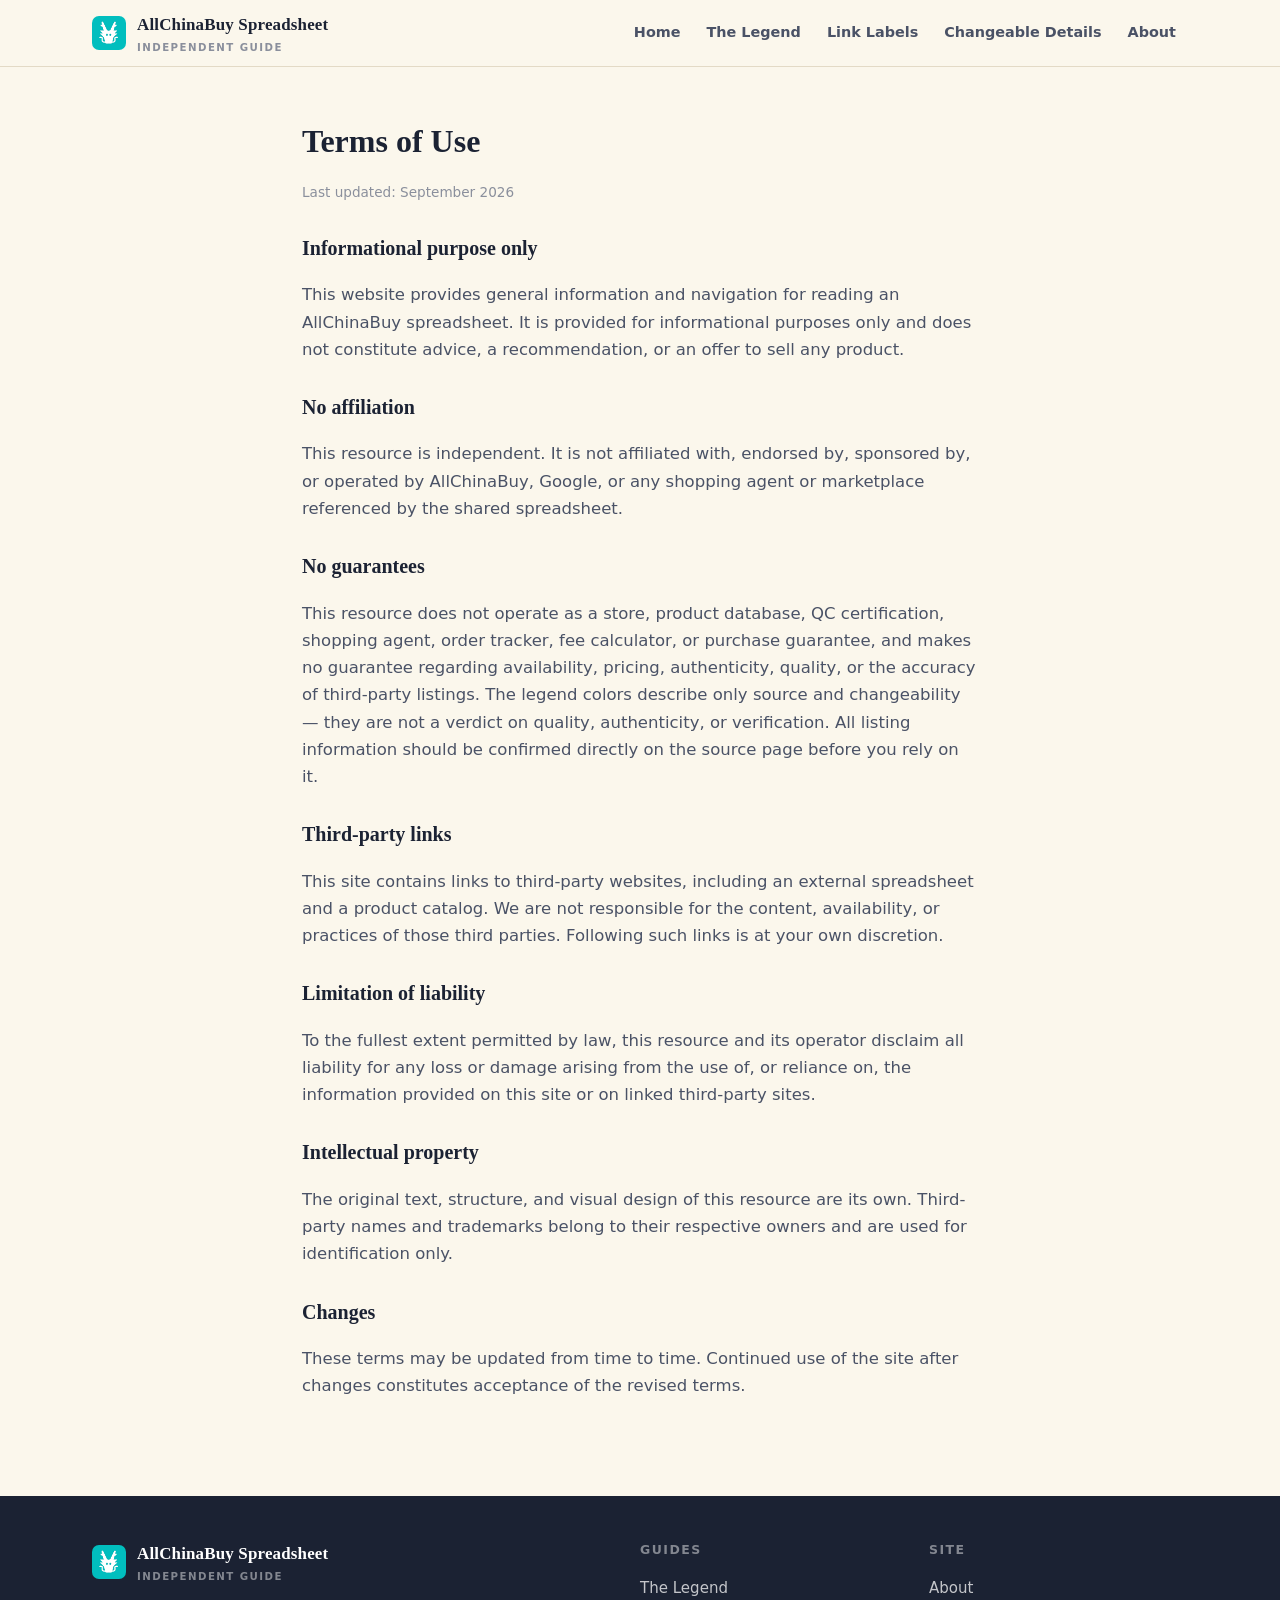
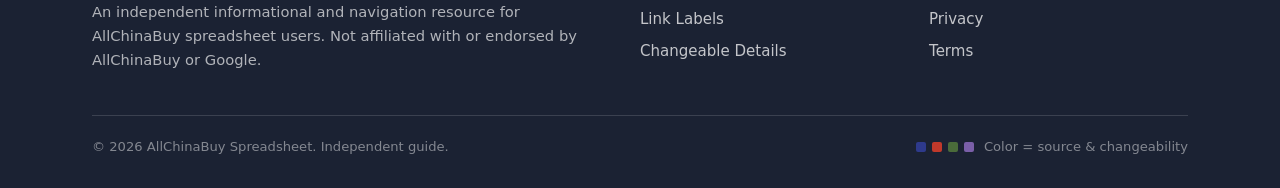
<file: terms/index.html>
<!DOCTYPE html>
<html lang="en">
<head>
  <meta charset="UTF-8">
  <meta name="viewport" content="width=device-width, initial-scale=1.0">
  <title>Terms of Use | AllChinaBuy Spreadsheet</title>
  <meta name="description" content="Terms of use for the AllChinaBuy Spreadsheet independent resource.">
  <link rel="canonical" href="https://repglide.github.io/allchinabuy-spreadsheet/terms/">
  <link rel="icon" type="image/png" href="../assets/images/favicon.png">
  <link rel="stylesheet" href="../assets/css/styles.css">
  <meta name="robots" content="index, follow">
</head>
<body>
  <a href="#main-content" class="skip-link">Skip to main content</a>

  <header class="site-header">
    <div class="container header-inner">
      <a href="../index.html" class="brand" aria-label="AllChinaBuy Spreadsheet Home">
        <img src="../assets/images/logo.png" alt="AllChinaBuy logo" width="34" height="34">
        <span class="brand-name">AllChinaBuy Spreadsheet<small>Independent Guide</small></span>
      </a>
      <button class="mobile-nav-toggle" aria-expanded="false" aria-label="Toggle navigation menu">
        <svg viewBox="0 0 24 24" fill="none" stroke="currentColor" stroke-width="2" width="22" height="22"><line x1="3" y1="6" x2="21" y2="6"></line><line x1="3" y1="12" x2="21" y2="12"></line><line x1="3" y1="18" x2="21" y2="18"></line></svg>
      </button>
      <nav class="main-nav" aria-label="Primary Navigation">
        <ul>
          <li><a href="../index.html">Home</a></li>
          <li><a href="../spreadsheet-legend-guide/">The Legend</a></li>
          <li><a href="../link-label-guide/">Link Labels</a></li>
          <li><a href="../changeable-details-guide/">Changeable Details</a></li>
          <li><a href="../about/">About</a></li>
        </ul>
      </nav>
    </div>
  </header>

  <main id="main-content">
    <div class="article-paper">
      <div class="legal-body">
        <h1>Terms of Use</h1>
        <p class="legal-date">Last updated: September 2026</p>

        <h2>Informational purpose only</h2>
        <p>This website provides general information and navigation for reading an AllChinaBuy spreadsheet. It is provided for informational purposes only and does not constitute advice, a recommendation, or an offer to sell any product.</p>

        <h2>No affiliation</h2>
        <p>This resource is independent. It is not affiliated with, endorsed by, sponsored by, or operated by AllChinaBuy, Google, or any shopping agent or marketplace referenced by the shared spreadsheet.</p>

        <h2>No guarantees</h2>
        <p>This resource does not operate as a store, product database, QC certification, shopping agent, order tracker, fee calculator, or purchase guarantee, and makes no guarantee regarding availability, pricing, authenticity, quality, or the accuracy of third-party listings. The legend colors describe only source and changeability — they are not a verdict on quality, authenticity, or verification. All listing information should be confirmed directly on the source page before you rely on it.</p>

        <h2>Third-party links</h2>
        <p>This site contains links to third-party websites, including an external spreadsheet and a product catalog. We are not responsible for the content, availability, or practices of those third parties. Following such links is at your own discretion.</p>

        <h2>Limitation of liability</h2>
        <p>To the fullest extent permitted by law, this resource and its operator disclaim all liability for any loss or damage arising from the use of, or reliance on, the information provided on this site or on linked third-party sites.</p>

        <h2>Intellectual property</h2>
        <p>The original text, structure, and visual design of this resource are its own. Third-party names and trademarks belong to their respective owners and are used for identification only.</p>

        <h2>Changes</h2>
        <p>These terms may be updated from time to time. Continued use of the site after changes constitutes acceptance of the revised terms.</p>
      </div>
    </div>
  </main>

  <footer class="site-footer">
    <div class="container">
      <div class="footer-grid">
        <div class="footer-brand">
          <a href="../index.html" class="brand" aria-label="AllChinaBuy Spreadsheet Home">
            <img src="../assets/images/logo.png" alt="AllChinaBuy logo" width="30" height="30">
            <span class="brand-name">AllChinaBuy Spreadsheet<small>Independent Guide</small></span>
          </a>
          <p>An independent informational and navigation resource for AllChinaBuy spreadsheet users. Not affiliated with or endorsed by AllChinaBuy or Google.</p>
        </div>
        <div class="footer-col">
          <h4>Guides</h4>
          <ul>
            <li><a href="../spreadsheet-legend-guide/">The Legend</a></li>
            <li><a href="../link-label-guide/">Link Labels</a></li>
            <li><a href="../changeable-details-guide/">Changeable Details</a></li>
          </ul>
        </div>
        <div class="footer-col">
          <h4>Site</h4>
          <ul>
            <li><a href="../about/">About</a></li>
            <li><a href="../privacy/">Privacy</a></li>
            <li><a href="../terms/">Terms</a></li>
          </ul>
        </div>
      </div>
      <div class="footer-bottom">
        <span>&copy; <span id="year">2026</span> AllChinaBuy Spreadsheet. Independent guide.</span>
        <span class="legend-swatch-row"><i style="background:var(--ultra)"></i><i style="background:var(--verm)"></i><i style="background:var(--moss)"></i><i style="background:var(--vio)"></i>&nbsp;Color = source &amp; changeability</span>
      </div>
    </div>
  </footer>

  <script src="../assets/js/main.js"></script>
</body>
</html>
</file>
<file: assets/css/styles.css>
/* ==========================================================================
   AllChinaBuy Spreadsheet — Spreadsheet Legend / Editorial Key theme
   Warm paper white · ink black-blue text · four legend keys:
   ultramarine (sheet) · vermilion (linked page) · moss (changeable) · violet (confirm)
   Signatures: key strip · crop mark · margin bracket · folio number ·
   proof underline · revision dot
   ========================================================================== */

:root {
  /* paper + ink */
  --paper:      #FBF7EC;
  --paper-2:    #F4EDDD;
  --paper-3:    #ECE3CF;
  --card:       #FFFDF7;
  --ink:        #1B2233;   /* ink black-blue body text */
  --ink-soft:   #4A5266;
  --ink-faint:  #8A8F9C;

  /* four legend keys (source & changeability — never quality/verdict) */
  --ultra:      #2E3A8C;   /* ultramarine — visible in the sheet */
  --ultra-d:    #24306E;
  --ultra-s:    #E4E7F5;
  --verm:       #C0392B;   /* vermilion — visible after opening */
  --verm-d:     #9C2D22;
  --verm-s:     #F8E3DF;
  --moss:       #4A6B3A;   /* moss green — likely to change */
  --moss-d:     #3A542E;
  --moss-s:     #E7EDDE;
  --vio:        #7A5FA8;   /* soft violet — confirm at the destination */
  --vio-d:      #624A8C;
  --vio-s:      #ECE7F5;

  --line:       #E3DAC6;
  --line-soft:  #EDE5D1;

  /* typography */
  --serif: Georgia, 'Times New Roman', Times, serif;
  --sans: system-ui, -apple-system, 'Segoe UI', Roboto, Helvetica, Arial, sans-serif;
  --mono: ui-monospace, SFMono-Regular, 'SF Mono', Menlo, Consolas, monospace;

  /* geometry */
  --radius: 12px;
  --radius-sm: 8px;
  --container: 1140px;
  --shadow-sm: 0 1px 2px rgba(27, 34, 51, 0.05), 0 2px 8px rgba(27, 34, 51, 0.06);
  --shadow-md: 0 4px 14px rgba(27, 34, 51, 0.10), 0 12px 30px rgba(27, 34, 51, 0.09);
}

* { box-sizing: border-box; }
html { scroll-behavior: smooth; -webkit-text-size-adjust: 100%; }

body {
  margin: 0;
  font-family: var(--sans);
  font-size: 16.5px;
  line-height: 1.65;
  color: var(--ink);
  background: var(--paper);
  -webkit-font-smoothing: antialiased;
  text-rendering: optimizeLegibility;
}

/* ---------- accessibility ---------- */
.skip-link { position: absolute; left: -9999px; top: 0; background: var(--ultra); color: #fff; padding: 10px 16px; z-index: 200; border-radius: 0 0 var(--radius-sm) 0; }
.skip-link:focus { left: 0; }
:focus-visible { outline: 3px solid var(--ultra); outline-offset: 2px; border-radius: 3px; }
.visually-hidden { position: absolute !important; width: 1px; height: 1px; margin: -1px; padding: 0; border: 0; overflow: hidden; clip: rect(0 0 0 0); white-space: nowrap; }

/* ---------- layout ---------- */
.container { max-width: var(--container); margin: 0 auto; padding: 0 22px; }

/* ---------- header (light paper) ---------- */
.site-header { position: sticky; top: 0; z-index: 100; background: rgba(251, 247, 236, 0.92); backdrop-filter: saturate(120%) blur(8px); border-bottom: 1px solid var(--line); }
.header-inner { display: flex; align-items: center; gap: 20px; height: 66px; }
.brand { display: flex; align-items: center; gap: 11px; text-decoration: none; color: var(--ink); }
.brand img { width: 34px; height: 34px; display: block; border-radius: 7px; }
.brand-name { font-family: var(--serif); font-weight: 700; font-size: 1.06rem; letter-spacing: 0.01em; }
.brand-name small { display: block; font-family: var(--sans); font-weight: 600; font-size: 0.64rem; color: var(--ink-faint); letter-spacing: 0.14em; text-transform: uppercase; }

.main-nav { margin-left: auto; }
.main-nav ul { display: flex; align-items: center; gap: 2px; list-style: none; margin: 0; padding: 0; }
.main-nav a { display: block; padding: 8px 12px; text-decoration: none; color: var(--ink-soft); font-weight: 600; font-size: 0.9rem; border-radius: var(--radius-sm); }
.main-nav a:hover { background: var(--paper-2); color: var(--ink); }
.main-nav a.active { color: #fff; background: var(--ultra); }

.mobile-nav-toggle { display: none; margin-left: auto; width: 44px; height: 44px; border: 1px solid var(--line); background: var(--paper-2); border-radius: var(--radius-sm); cursor: pointer; color: var(--ink); }
.mobile-nav-toggle svg { display: block; margin: 0 auto; }

@media (max-width: 900px) {
  .main-nav { display: none; }
  .mobile-nav-toggle { display: block; }
  .main-nav.open { display: block; position: absolute; left: 0; right: 0; top: 66px; background: var(--paper-2); border-bottom: 1px solid var(--line); box-shadow: var(--shadow-md); }
  .main-nav.open ul { flex-direction: column; align-items: stretch; gap: 2px; padding: 8px; }
  .main-nav.open a { padding: 12px 14px; }
}

/* ---------- buttons ---------- */
.btn { display: inline-flex; align-items: center; justify-content: center; gap: 8px; padding: 12px 22px; border-radius: 999px; text-decoration: none; font-weight: 700; font-size: 0.98rem; line-height: 1.2; border: 1.5px solid transparent; transition: transform 0.12s ease, box-shadow 0.12s ease, background 0.12s ease; }
.btn:active { transform: translateY(1px); }
.btn-primary { background: var(--ultra); color: #fff; box-shadow: 0 4px 14px rgba(46, 58, 140, 0.28); }
.btn-primary:hover { background: var(--ultra-d); box-shadow: 0 6px 18px rgba(46, 58, 140, 0.36); }
.btn-secondary { background: var(--card); color: var(--ink); border-color: var(--line); box-shadow: var(--shadow-sm); }
.btn-secondary:hover { border-color: var(--ink-soft); }
.btn-ghost { background: transparent; color: var(--ink); border-color: var(--line); }
.btn-ghost:hover { border-color: var(--ink-soft); background: var(--paper-2); }
.btn-sm { padding: 9px 16px; font-size: 0.88rem; }

/* ---------- hero (light) ---------- */
.hero-section { padding: 52px 0 40px; position: relative; overflow: hidden; background:
  radial-gradient(circle at 88% 6%, var(--ultra-s) 0, transparent 42%),
  radial-gradient(circle at 6% 94%, var(--moss-s) 0, transparent 40%),
  radial-gradient(circle at 98% 96%, var(--vio-s) 0, transparent 34%),
  var(--paper); }
.hero-grid { display: grid; grid-template-columns: 1.02fr 0.98fr; gap: 44px; align-items: center; }
.hero-badge { display: inline-flex; align-items: center; gap: 8px; padding: 5px 13px; border-radius: 999px; background: var(--vio-s); color: var(--vio-d); font-weight: 700; font-size: 0.76rem; letter-spacing: 0.08em; text-transform: uppercase; }
.hero-badge::before { content: ""; width: 8px; height: 8px; border-radius: 50%; background: var(--vio); }
.hero-title { font-family: var(--serif); font-size: clamp(2.0rem, 4.4vw, 3.0rem); line-height: 1.12; color: var(--ink); margin: 18px 0 16px; font-weight: 700; }
.hero-title em { font-style: normal; color: var(--ultra); }
.hero-description { font-size: 1.08rem; color: var(--ink-soft); max-width: 34em; margin: 0 0 26px; }
.hero-actions { display: flex; flex-wrap: wrap; gap: 12px; }
.hero-legend-note { margin-top: 20px; font-family: var(--mono); font-size: 0.74rem; letter-spacing: 0.04em; color: var(--ink-faint); }
.hero-legend-note span { display: inline-block; width: 10px; height: 10px; margin-right: 5px; border-radius: 2px; vertical-align: -1px; }

/* ---------- hero editorial key ---------- */
.hero-visual { position: relative; }
.hero-key { position: relative; background: var(--card); border: 1px solid var(--line); border-radius: var(--radius); padding: 20px 20px 18px; box-shadow: var(--shadow-md); }
.hero-key .hk-head { display: flex; align-items: center; gap: 10px; padding-bottom: 12px; border-bottom: 1px solid var(--line); margin-bottom: 14px; }
.hk-head .folio { font-family: var(--mono); font-size: 0.68rem; font-weight: 800; letter-spacing: 0.12em; color: var(--ink-faint); }
.hk-head .hk-title { font-family: var(--serif); font-weight: 700; color: var(--ink); font-size: 1.02rem; }
.hk-head .hk-title { margin-right: auto; }
.revision-dot { flex: none; width: 12px; height: 12px; border-radius: 50%; background: var(--verm); box-shadow: 0 0 0 3px var(--verm-s); }
.hk-strips { display: flex; flex-direction: column; gap: 9px; }
.hk-strip { display: flex; align-items: center; gap: 10px; }
.hk-swatch { flex: none; height: 26px; border-radius: 4px; }
.hk-swatch.w-sheet   { width: 100%;  background: var(--ultra); }
.hk-swatch.w-linked  { width: 78%;   background: var(--verm); }
.hk-swatch.w-change  { width: 60%;   background: var(--moss); }
.hk-swatch.w-confirm { width: 44%;   background: var(--vio); }
.hk-label { flex: none; font-family: var(--mono); font-size: 0.72rem; font-weight: 800; letter-spacing: 0.05em; text-transform: uppercase; color: var(--ink); }
.hk-note { font-size: 0.78rem; color: var(--ink-faint); }
.hk-proof { margin-top: 14px; padding-top: 11px; border-top: 1px dashed var(--line); }
.proof-underline { border-bottom: 3px solid var(--verm); padding-bottom: 2px; }
.hk-proof-text { font-family: var(--mono); font-size: 0.72rem; letter-spacing: 0.03em; color: var(--ink-faint); }

/* crop marks (hero key) */
.crop { position: absolute; width: 10px; height: 10px; border: 1.5px solid var(--ink-faint); opacity: 0.8; }
.crop-tl { top: 6px; left: 6px; border-right: 0; border-bottom: 0; }
.crop-tr { top: 6px; right: 6px; border-left: 0; border-bottom: 0; }
.crop-bl { bottom: 6px; left: 6px; border-right: 0; border-top: 0; }
.crop-br { bottom: 6px; right: 6px; border-left: 0; border-top: 0; }

@media (max-width: 900px) {
  .hero-grid { grid-template-columns: 1fr; gap: 26px; }
  .hero-section { padding-top: 34px; }
  .hk-swatch.w-sheet { width: 100%; }
}

/* ---------- section scaffolding ---------- */
.section { padding: 46px 0; }
.section-alt { background: var(--paper-2); }
.section-header { max-width: 700px; margin: 0 auto 34px; text-align: center; }
.eyebrow { display: inline-block; font-size: 0.76rem; font-weight: 700; letter-spacing: 0.14em; text-transform: uppercase; color: var(--vio-d); }
.section-title { font-family: var(--serif); font-size: clamp(1.6rem, 3.4vw, 2.15rem); color: var(--ink); margin: 10px 0 12px; line-height: 1.2; }
.section-lead { color: var(--ink-soft); font-size: 1.02rem; margin: 0; }

/* ---------- category grid (index-book tabs) ---------- */
.categories-section { padding-top: 10px; }
.cat-grid { display: grid; grid-template-columns: repeat(4, 1fr); gap: 14px; }
.cat-card {
  position: relative; display: flex; flex-direction: column; gap: 8px;
  background: var(--card); border: 1px solid var(--line); border-radius: var(--radius);
  padding: 15px 15px 14px; text-decoration: none; color: var(--ink);
  box-shadow: var(--shadow-sm); transition: transform 0.14s ease, box-shadow 0.14s ease, border-color 0.14s ease;
}
.cat-card:hover { transform: translateY(-3px); box-shadow: var(--shadow-md); border-color: var(--ink-faint); }
.cat-top { display: flex; align-items: center; gap: 9px; }
.folio { font-family: var(--mono); font-size: 0.7rem; font-weight: 800; letter-spacing: 0.06em; color: var(--ink-faint); }
.cat-stripe { flex: 1; height: 5px; border-radius: 3px; }
.cat-stripe.c1 { background: var(--ultra); }
.cat-stripe.c2 { background: var(--verm); }
.cat-stripe.c3 { background: var(--moss); }
.cat-stripe.c4 { background: var(--vio); }
.cat-icon { width: 28px; height: 28px; color: var(--ink); }
.cat-icon svg { width: 100%; height: 100%; }
.cat-name { font-weight: 700; color: var(--ink); font-size: 0.95rem; line-height: 1.3; }
.cat-card .cat-arrow { margin-top: auto; font-size: 0.8rem; font-weight: 700; color: var(--ultra-d); }
/* crop marks (diagonal) */
.cat-card::before, .cat-card::after { content: ""; position: absolute; width: 8px; height: 8px; border: 1.5px solid var(--ink-faint); opacity: 0.65; pointer-events: none; }
.cat-card::before { top: 5px; left: 5px; border-right: 0; border-bottom: 0; }
.cat-card::after { bottom: 5px; right: 5px; border-left: 0; border-top: 0; }

@media (max-width: 900px) {
  .cat-grid { grid-template-columns: repeat(2, 1fr); gap: 12px; }
  .cat-card { padding: 13px 13px 12px; }
}

/* ---------- legend cards (four keys) ---------- */
.legend-grid { display: grid; grid-template-columns: repeat(4, 1fr); gap: 14px; }
.legend-card { position: relative; background: var(--card); border: 1px solid var(--line); border-radius: var(--radius); padding: 18px 18px 16px; box-shadow: var(--shadow-sm); overflow: hidden; }
.legend-card .key-strip { position: absolute; left: 0; top: 0; bottom: 0; width: 5px; }
.legend-card.k-sheet   .key-strip { background: var(--ultra); }
.legend-card.k-linked  .key-strip { background: var(--verm); }
.legend-card.k-change  .key-strip { background: var(--moss); }
.legend-card.k-confirm .key-strip { background: var(--vio); }
.legend-tag { display: inline-block; font-family: var(--mono); font-size: 0.66rem; font-weight: 800; letter-spacing: 0.1em; text-transform: uppercase; padding: 3px 8px; border-radius: 5px; margin-bottom: 10px; }
.k-sheet .legend-tag   { background: var(--ultra-s); color: var(--ultra-d); }
.k-linked .legend-tag  { background: var(--verm-s); color: var(--verm-d); }
.k-change .legend-tag  { background: var(--moss-s); color: var(--moss-d); }
.k-confirm .legend-tag { background: var(--vio-s); color: var(--vio-d); }
.legend-card h3 { font-family: var(--serif); font-size: 1.12rem; color: var(--ink); margin: 0 0 8px; line-height: 1.25; }
.legend-card p { color: var(--ink-soft); font-size: 0.9rem; margin: 0; }
@media (max-width: 900px) { .legend-grid { grid-template-columns: repeat(2, 1fr); } }
@media (max-width: 520px) { .legend-grid { grid-template-columns: 1fr; } }

/* ---------- row reading sequence (proof sheet) ---------- */
.reading-seq { display: grid; grid-template-columns: repeat(4, 1fr); gap: 14px; counter-reset: rs; }
.rs-step { position: relative; background: var(--card); border: 1px solid var(--line); border-radius: var(--radius); padding: 18px 18px 16px; box-shadow: var(--shadow-sm); }
.rs-step::before { counter-increment: rs; content: "step " counter(rs); font-family: var(--mono); font-size: 0.66rem; font-weight: 800; letter-spacing: 0.1em; text-transform: uppercase; color: var(--ink-faint); }
.rs-step h3 { font-family: var(--serif); font-size: 1.08rem; color: var(--ink); margin: 8px 0 8px; }
.rs-step p { color: var(--ink-soft); font-size: 0.9rem; margin: 0; }
.rs-step .rs-mark { position: absolute; top: 12px; right: 12px; width: 10px; height: 10px; border-radius: 50%; border: 2px solid var(--ink-faint); }
@media (max-width: 900px) { .reading-seq { grid-template-columns: repeat(2, 1fr); } }
@media (max-width: 520px) { .reading-seq { grid-template-columns: 1fr; } }

/* ---------- labels are not proof (duo + bracket) ---------- */
.duo-grid { display: grid; grid-template-columns: 1fr 1fr; gap: 14px; }
.duo-col { background: var(--card); border: 1px solid var(--line); border-radius: var(--radius); padding: 20px 22px; }
.duo-col h3 { margin: 0 0 10px; font-size: 1.02rem; display: flex; align-items: center; gap: 9px; color: var(--ink); }
.duo-col ul { margin: 0; padding-left: 18px; color: var(--ink-soft); font-size: 0.94rem; }
.duo-col ul li { margin: 6px 0; }
.duo-col .mark { flex: none; width: 22px; height: 22px; border-radius: 5px; display: grid; place-items: center; font-size: 0.78rem; color: #fff; font-family: var(--mono); }
.duo-col.is-a .mark { background: var(--moss); }
.duo-col.is-b .mark { background: var(--verm); }

/* margin bracket */
.margin-bracket { position: relative; max-width: 680px; margin: 0 auto; background: var(--card); border: 1px solid var(--line); border-radius: var(--radius); padding: 18px 20px 18px 34px; box-shadow: var(--shadow-sm); }
.margin-bracket::before { content: "["; position: absolute; left: 12px; top: 50%; transform: translateY(-50%); font-family: var(--serif); font-size: 2.4rem; line-height: 1; color: var(--ultra); font-weight: 400; }
.margin-bracket .mb-label { display: block; font-family: var(--mono); font-size: 0.66rem; font-weight: 800; letter-spacing: 0.12em; text-transform: uppercase; color: var(--ultra-d); margin-bottom: 4px; }
.margin-bracket p { margin: 0; color: var(--ink-soft); font-size: 0.94rem; }
@media (max-width: 720px) { .duo-grid { grid-template-columns: 1fr; } }

/* ---------- changeable detail rail ---------- */
.rail-grid { display: grid; grid-template-columns: repeat(3, 1fr); gap: 14px; }
.rail-card { position: relative; background: var(--card); border: 1px solid var(--line); border-radius: var(--radius); padding: 16px 18px 15px; box-shadow: var(--shadow-sm); }
.rail-card .rail-key { position: absolute; left: 0; top: 0; bottom: 0; width: 5px; background: var(--moss); border-radius: var(--radius) 0 0 var(--radius); }
.rail-card h3 { font-family: var(--serif); font-size: 1.05rem; color: var(--ink); margin: 0 0 6px; display: flex; align-items: center; gap: 8px; }
.rail-card h3 .dot { flex: none; width: 8px; height: 8px; border-radius: 50%; background: var(--moss); }
.rail-card p { color: var(--ink-soft); font-size: 0.88rem; margin: 0; }
.rail-note { text-align: center; color: var(--ink-faint); font-size: 0.86rem; margin: 22px 0 0; }
@media (max-width: 900px) { .rail-grid { grid-template-columns: repeat(2, 1fr); } }
@media (max-width: 560px) { .rail-grid { grid-template-columns: 1fr; } }

/* ---------- guide entry cards ---------- */
.guide-grid { display: grid; grid-template-columns: repeat(3, 1fr); gap: 16px; }
.guide-card { display: flex; flex-direction: column; background: var(--card); border: 1px solid var(--line); border-radius: var(--radius); padding: 24px 22px; text-decoration: none; color: var(--ink); box-shadow: var(--shadow-sm); transition: transform 0.14s ease, box-shadow 0.14s ease; }
.guide-card:hover { transform: translateY(-3px); box-shadow: var(--shadow-md); }
.guide-card .guide-num { font-family: var(--mono); font-size: 0.78rem; color: var(--ultra-d); letter-spacing: 0.1em; }
.guide-card h3 { font-family: var(--serif); font-size: 1.24rem; color: var(--ink); margin: 8px 0 10px; }
.guide-card p { color: var(--ink-soft); font-size: 0.95rem; margin: 0 0 16px; }
.guide-card .guide-cta { margin-top: auto; font-weight: 700; color: var(--ultra-d); font-size: 0.9rem; }
@media (max-width: 900px) { .guide-grid { grid-template-columns: 1fr; } }

/* ---------- re-read at the destination (stop rules) ---------- */
.log-list { list-style: none; margin: 0; padding: 0; max-width: 760px; margin-inline: auto; }
.log-list li { display: flex; gap: 14px; align-items: flex-start; padding: 14px 16px; margin: 10px 0; background: var(--card); border: 1px solid var(--line); border-radius: var(--radius); box-shadow: var(--shadow-sm); }
.log-list .log-flag { flex: none; width: 30px; height: 30px; border-radius: 50%; display: grid; place-items: center; color: #fff; font-weight: 800; font-size: 0.8rem; font-family: var(--mono); background: var(--vio); }
.log-list p { margin: 0; color: var(--ink-soft); font-size: 0.96rem; }
.log-list strong { color: var(--ink); }

.open-note { display: inline-flex; align-items: center; gap: 9px; padding: 10px 14px; border: 1px dashed var(--verm); border-radius: var(--radius-sm); background: var(--verm-s); color: var(--verm-d); font-weight: 600; font-size: 0.92rem; margin: 10px 0; }
.open-note .qmark { flex: none; width: 24px; height: 24px; border-radius: 50%; background: var(--verm); color: #fff; display: grid; place-items: center; font-weight: 800; }

.example-flag { display: inline-block; margin-top: 14px; font-size: 0.74rem; color: var(--ink-faint); font-style: italic; border-top: 1px dashed var(--line); padding-top: 8px; }

/* ---------- FAQ ---------- */
.faq-list { max-width: 760px; margin: 0 auto; }
details.faq-item { background: var(--card); border: 1px solid var(--line); border-radius: var(--radius); margin: 10px 0; box-shadow: var(--shadow-sm); overflow: hidden; }
details.faq-item summary { cursor: pointer; list-style: none; padding: 16px 20px; font-weight: 700; color: var(--ink); display: flex; align-items: center; justify-content: space-between; gap: 14px; }
details.faq-item summary::-webkit-details-marker { display: none; }
details.faq-item summary::after { content: "+"; font-size: 1.5rem; font-weight: 400; color: var(--ultra-d); line-height: 1; }
details.faq-item[open] summary::after { content: "–"; }
.faq-item .faq-body { padding: 0 20px 18px; color: var(--ink-soft); font-size: 0.96rem; }
.faq-item .faq-body p { margin: 0 0 10px; }

/* ---------- final CTA (ink panel) ---------- */
.final-cta { background: var(--ink); color: #fff; border-radius: 18px; padding: 44px 40px; text-align: center; position: relative; overflow: hidden; }
.final-cta::before { content: ""; position: absolute; inset: 0; opacity: 0.4; background:
  radial-gradient(circle at 12% 18%, var(--ultra) 0, transparent 42%),
  radial-gradient(circle at 88% 82%, var(--vio) 0, transparent 42%),
  radial-gradient(circle at 80% 12%, var(--verm) 0, transparent 30%); }
.final-cta h2 { font-family: var(--serif); font-size: clamp(1.5rem, 3.2vw, 2.1rem); margin: 0 0 12px; position: relative; }
.final-cta p { color: rgba(255,255,255,0.82); max-width: 32em; margin: 0 auto 24px; position: relative; }
.final-cta .btn-primary { position: relative; background: var(--ultra); }

/* ---------- footer (ink) ---------- */
.site-footer { background: var(--ink); color: rgba(255,255,255,0.74); padding: 44px 0 30px; }
.footer-grid { display: grid; grid-template-columns: 2fr 1fr 1fr; gap: 30px; }
.footer-brand p { color: rgba(255,255,255,0.66); font-size: 0.92rem; max-width: 34em; }
.footer-brand .brand { color: #fff; }
.footer-brand .brand-name small { color: rgba(255,255,255,0.46); }
.footer-col h4 { font-size: 0.78rem; letter-spacing: 0.12em; text-transform: uppercase; color: rgba(255,255,255,0.46); margin: 0 0 12px; }
.footer-col ul { list-style: none; margin: 0; padding: 0; }
.footer-col a { color: rgba(255,255,255,0.74); text-decoration: none; font-size: 0.94rem; line-height: 2.1; }
.footer-col a:hover { color: #fff; }
.footer-bottom { margin-top: 28px; padding-top: 20px; border-top: 1px solid rgba(255,255,255,0.14); font-size: 0.82rem; color: rgba(255,255,255,0.46); display: flex; flex-wrap: wrap; gap: 8px 20px; justify-content: space-between; }
.footer-bottom .legend-swatch-row { display: inline-flex; gap: 6px; align-items: center; }
.footer-bottom .legend-swatch-row i { display: inline-block; width: 10px; height: 10px; border-radius: 2px; }
@media (max-width: 720px) { .footer-grid { grid-template-columns: 1fr; } }

/* ---------- article / guide pages ---------- */
.page-hero { background: var(--paper); border-bottom: 1px solid var(--line); padding: 46px 0 38px; position: relative; overflow: hidden; }
.page-hero .container { position: relative; }
.page-hero h1 { font-family: var(--serif); font-size: clamp(1.8rem, 4vw, 2.6rem); margin: 12px 0 12px; line-height: 1.15; color: var(--ink); }
.page-hero p { color: var(--ink-soft); max-width: 42em; font-size: 1.05rem; margin: 0; }

.article-paper { background: var(--paper); padding: 8px 0 20px; }
.article-body { max-width: 760px; margin: 0 auto; padding: 34px 22px 60px; }
.article-body h2 { font-family: var(--serif); font-size: 1.5rem; color: var(--ink); margin: 38px 0 12px; }
.article-body h3 { font-size: 1.12rem; color: var(--ink); margin: 26px 0 8px; }
.article-body p { color: var(--ink-soft); margin: 0 0 16px; }
.article-body ul, .article-body ol { color: var(--ink-soft); margin: 0 0 18px; padding-left: 22px; }
.article-body li { margin: 6px 0; }
.article-body blockquote { margin: 22px 0; padding: 16px 20px; background: var(--paper-2); border-left: 4px solid var(--ultra); border-radius: 0 var(--radius-sm) var(--radius-sm) 0; color: var(--ink-soft); font-family: var(--serif); font-size: 1.06rem; }

/* legend key row used inside article pages */
.key-list { list-style: none; margin: 0 0 20px; padding: 0; }
.key-list li { display: flex; gap: 12px; align-items: flex-start; padding: 12px 14px; margin: 8px 0; background: var(--card); border: 1px solid var(--line); border-left: 5px solid var(--line); border-radius: var(--radius); box-shadow: var(--shadow-sm); }
.key-list li.k-sheet   { border-left-color: var(--ultra); }
.key-list li.k-linked  { border-left-color: var(--verm); }
.key-list li.k-change  { border-left-color: var(--moss); }
.key-list li.k-confirm { border-left-color: var(--vio); }
.key-list li strong { color: var(--ink); }
.key-list li p { margin: 0; color: var(--ink-soft); font-size: 0.92rem; }

.back-link { display: inline-flex; align-items: center; gap: 6px; color: var(--ultra-d); font-weight: 700; text-decoration: none; font-size: 0.9rem; margin-bottom: 6px; }
.back-link:hover { text-decoration: underline; }

/* legal pages */
.legal-body { max-width: 720px; margin: 0 auto; padding: 40px 22px 60px; }
.legal-body h1 { font-family: var(--serif); color: var(--ink); font-size: 2rem; margin: 0 0 6px; }
.legal-body .legal-date { color: var(--ink-faint); font-size: 0.85rem; margin-bottom: 24px; }
.legal-body h2 { font-family: var(--serif); font-size: 1.25rem; color: var(--ink); margin: 28px 0 8px; }
.legal-body p, .legal-body li { color: var(--ink-soft); }
.legal-body ul { padding-left: 22px; }

/* 404 */
.notfound { text-align: center; padding: 70px 22px 80px; }
.notfound .big { font-family: var(--serif); font-size: clamp(4rem, 14vw, 7rem); color: var(--ink); margin: 0; line-height: 1; }
.notfound h1 { font-family: var(--serif); color: var(--ink); margin: 8px 0 12px; }
.notfound p { color: var(--ink-soft); max-width: 30em; margin: 0 auto 24px; }
</file>
